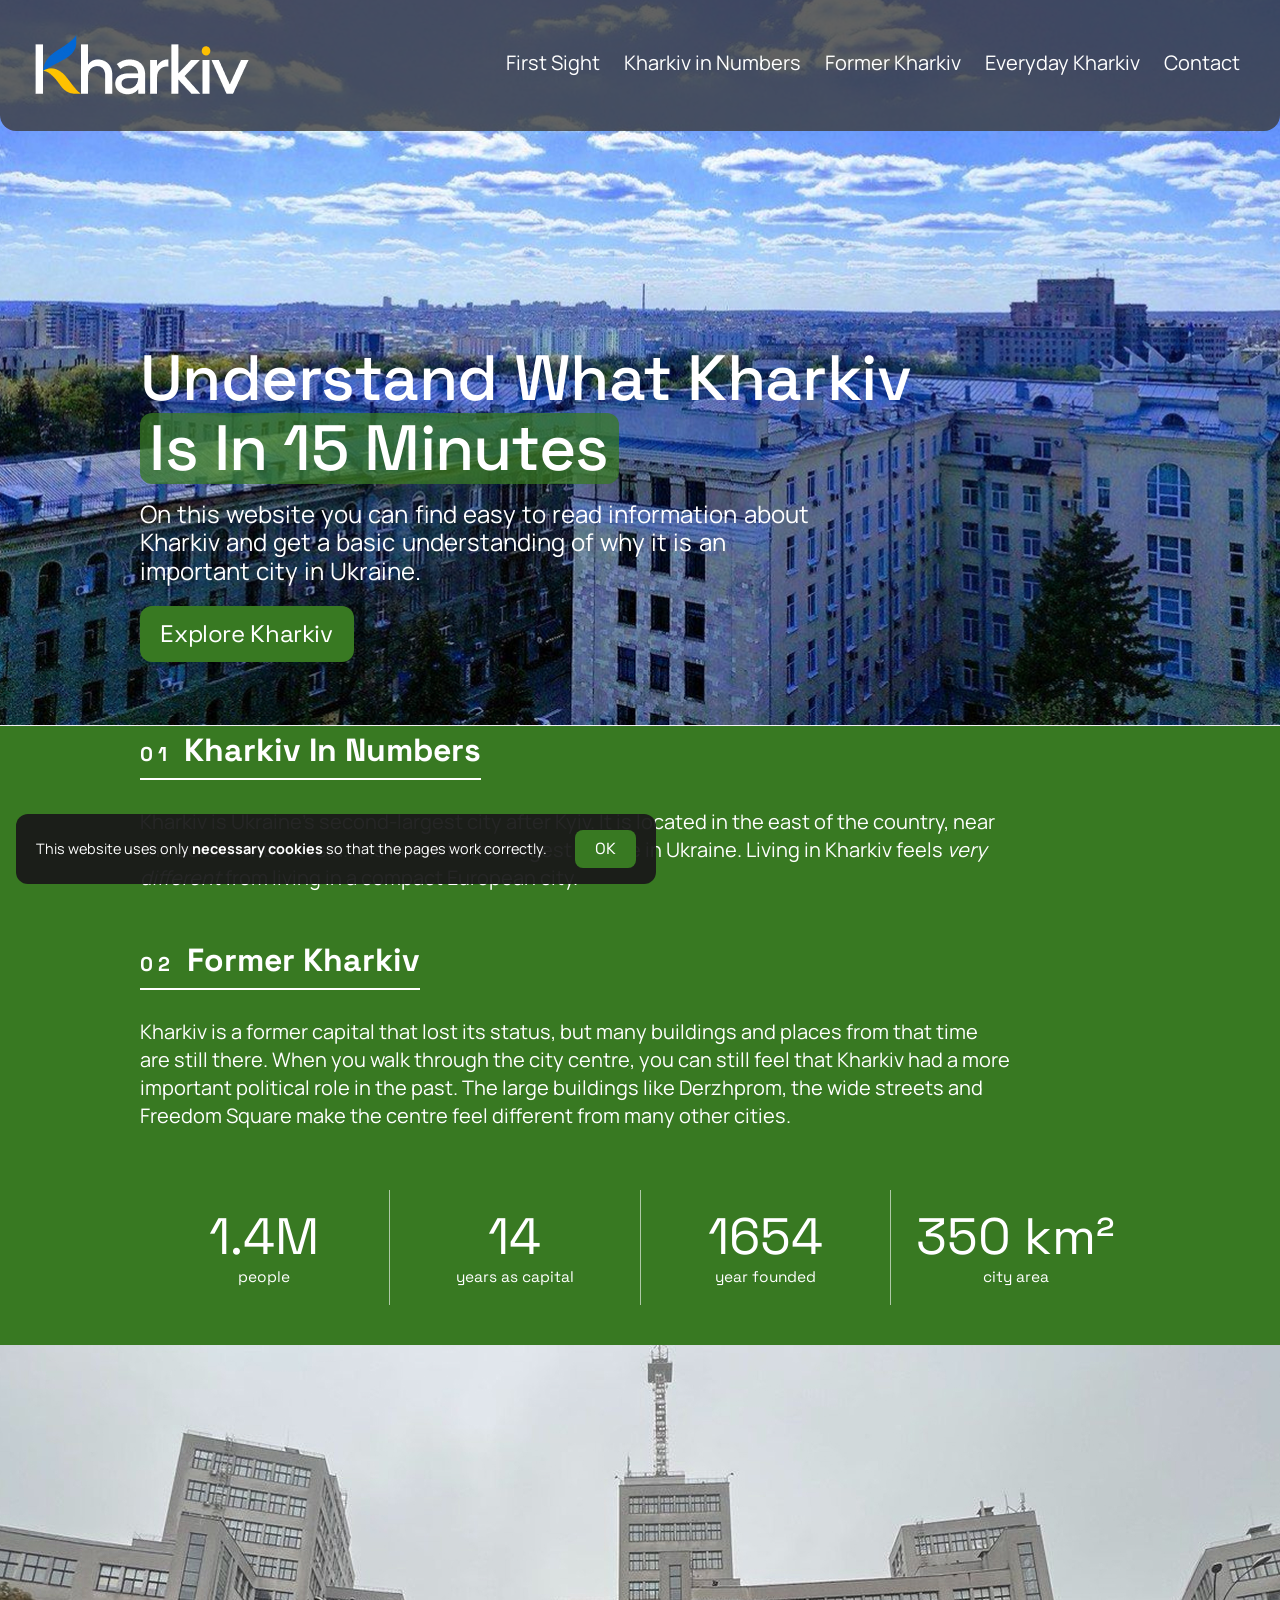
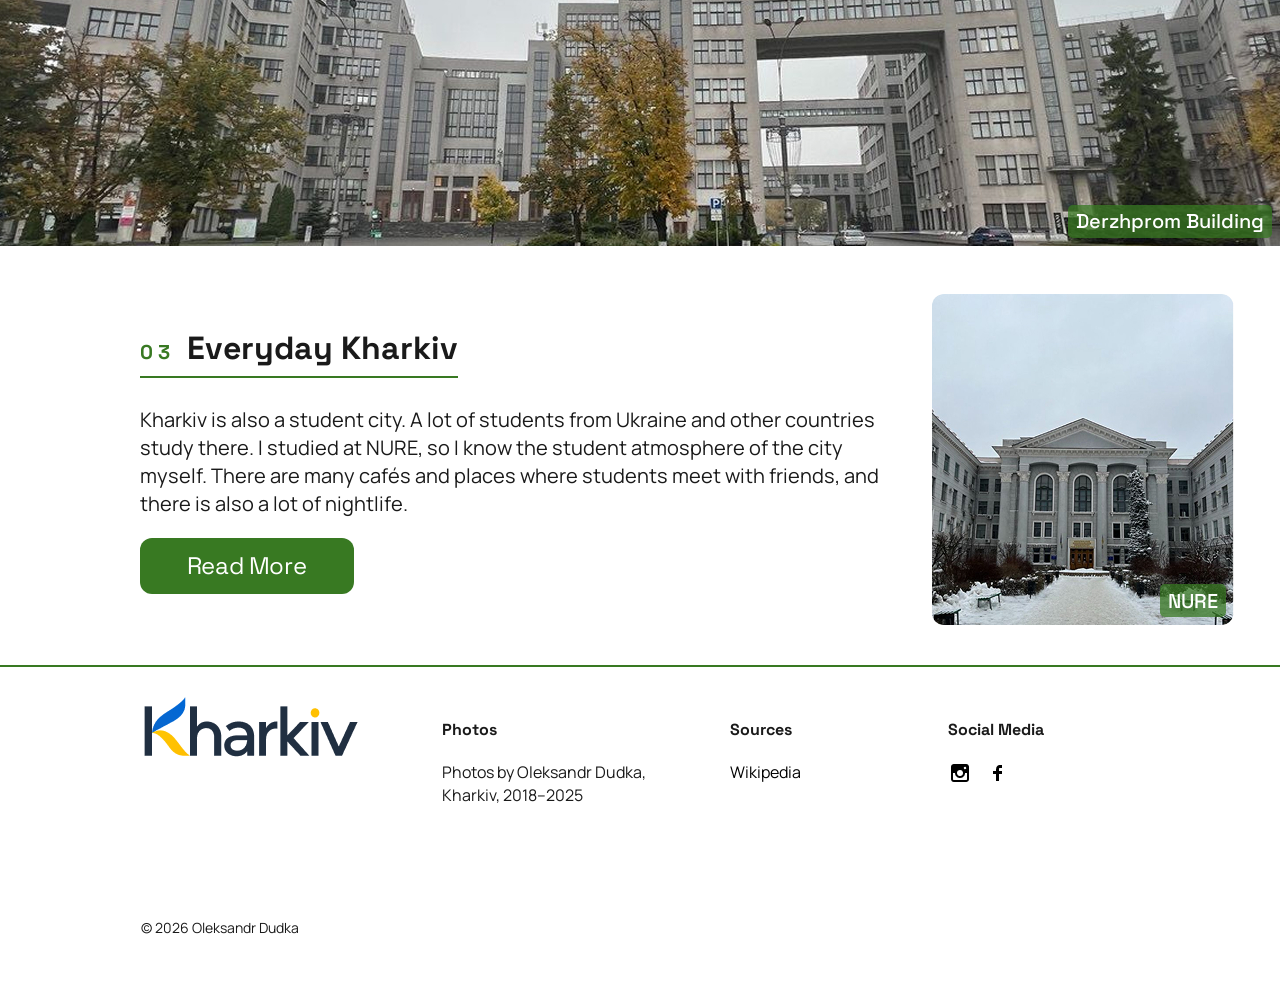
<file: index.html>
<!DOCTYPE html>
<html lang="en">
<head>
	<meta charset="utf-8" />
	<meta name="viewport" content="width=device-width, initial-scale=1" />
	<meta name="author" content="Oleksandr Dudka" />
	<meta name="description" content="Easy to read information about Kharkiv: its size, its history as a former capital and everyday life in the second-largest city of Ukraine." />
	<meta name="keywords" content="Kharkiv, Ukraine, city guide, history, student life" />
	<title>Kharkiv - Understand What Kharkiv Is In 15 Minutes</title>
	<link rel="icon" type="image/png" href="img/favicon.png" />
	<link rel="preconnect" href="https://fonts.googleapis.com" />
	<link rel="preconnect" href="https://fonts.gstatic.com" crossorigin="anonymous" />
	<link rel="stylesheet" type="text/css" href="https://fonts.googleapis.com/css2?family=Manrope:wght@400;500&amp;family=Space+Grotesk:wght@400;500;700&amp;display=swap" />
	<link rel="stylesheet" type="text/css" href="css/base.css" />
	<link rel="stylesheet" type="text/css" href="css/buttons-links.css" />
	<link rel="stylesheet" type="text/css" href="css/header-footer.css" />
	<link rel="stylesheet" type="text/css" href="css/shared-blocks.css" />
	<link rel="stylesheet" type="text/css" href="css/cookie-banner.css" />
	<link rel="stylesheet" type="text/css" href="css/pages/home.css" />
</head>
<body>
	<header class="site-header dark">
		<a class="logo" href="index.html">
			<picture>
				<source media="(max-width: 768px)" srcset="img/logo.png" />
				<img src="img/logo-white.png" alt="Kharkiv logo" title="Kharkiv - back to the home page" width="220" height="65" />
			</picture>
		</a>
		<nav>
			<input type="checkbox" id="menu-toggle" class="menu-toggle" />
			<label for="menu-toggle" class="menu-button" title="Open the menu">&#9776;</label>
			<ul>
				<li><a href="first-sight.html">First Sight</a></li>
				<li><a href="kharkiv-in-numbers.html">Kharkiv in Numbers</a></li>
				<li><a href="former-kharkiv.html">Former Kharkiv</a></li>
				<li><a href="everyday-kharkiv.html">Everyday Kharkiv</a></li>
				<li><a href="contact.html">Contact</a></li>
			</ul>
		</nav>
	</header>

	<main>
		<section class="hero home-hero">
			<h1>Understand What Kharkiv <span class="highlight">Is In 15 Minutes</span></h1>
			<p>On this website you can find easy to read information about Kharkiv and get a basic understanding of why it is an important city in Ukraine.</p>
			<a class="button" href="first-sight.html">Explore Kharkiv</a>
		</section>

		<section class="home-intro">
			<h2 class="visually-hidden">About Kharkiv</h2>
			<article>
				<h3 class="section-title"><span class="number">01</span>Kharkiv In Numbers</h3>
				<p>Kharkiv is Ukraine&rsquo;s second-largest city after Kyiv. It is located in the east of the country, near the border with russia. It is home to the largest square in Ukraine. Living in Kharkiv feels <em>very different</em> from living in a compact European city.</p>
			</article>
			<article>
				<h3 class="section-title"><span class="number">02</span>Former Kharkiv</h3>
				<p>Kharkiv is a former capital that lost its status, but many buildings and places from that time are still there. When you walk through the city centre, you can still feel that Kharkiv had a more important political role in the past. The large buildings like Derzhprom, the wide streets and Freedom Square make the centre feel different from many other cities.</p>
			</article>
			<ul class="stats">
				<li><strong>1.4M</strong> people</li>
				<li><strong>14</strong> years as capital</li>
				<li><strong>1654</strong> year founded</li>
				<li><strong>350 km&sup2;</strong> city area</li>
			</ul>
		</section>

		<figure class="photo home-photo">
			<img src="img/derzhprom.jpg" alt="Derzhprom building in Kharkiv on a cloudy autumn day" title="Derzhprom building in Kharkiv on a cloudy autumn day" width="1440" height="501" />
			<figcaption>Derzhprom Building</figcaption>
		</figure>

		<section class="home-everyday">
			<h2 class="visually-hidden">Student life</h2>
			<article>
				<h3 class="section-title"><span class="number">03</span>Everyday Kharkiv</h3>
				<p>Kharkiv is also a student city. A lot of students from Ukraine and other countries study there. I studied at NURE, so I know the student atmosphere of the city myself. There are many caf&eacute;s and places where students meet with friends, and there is also a lot of nightlife.</p>
				<a class="button" href="everyday-kharkiv.html">Read More</a>
			</article>
			<figure class="photo rounded">
				<img src="img/nure.jpg" alt="Main building of NURE university in winter" title="Main building of NURE university in winter" width="302" height="331" />
				<figcaption>NURE</figcaption>
			</figure>
		</section>
	</main>

	<footer class="site-footer">
		<a class="footer-logo" href="index.html"><img src="img/logo.png" alt="Kharkiv logo" title="Kharkiv - back to the home page" width="220" height="65" /></a>
		<section class="footer-photos">
			<h2>Photos</h2>
			<p>Photos by Oleksandr Dudka, Kharkiv, 2018&ndash;2025</p>
		</section>
		<section class="footer-sources">
			<h2>Sources</h2>
			<ul>
				<li><a href="https://en.wikipedia.org/wiki/Kharkiv">Wikipedia</a></li>
			</ul>
		</section>
		<section class="footer-social">
			<h2>Social Media</h2>
			<ul class="social">
				<li><a href="https://www.instagram.com/"><img src="img/instagram.png" alt="Instagram" title="Instagram" width="18" height="18" /></a></li>
				<li><a href="https://www.facebook.com/"><img src="img/facebook.png" alt="Facebook" title="Facebook" width="9" height="16" /></a></li>
			</ul>
		</section>
		<p class="copyright">&copy; 2026 Oleksandr Dudka</p>
	</footer>

	<input type="checkbox" id="cookie-accept" class="cookie-toggle" />
	<aside class="cookie">
		<p>This website uses only <strong>necessary cookies</strong> so that the pages work correctly.</p>
		<label for="cookie-accept">OK</label>
	</aside>
</body>
</html>
</file>
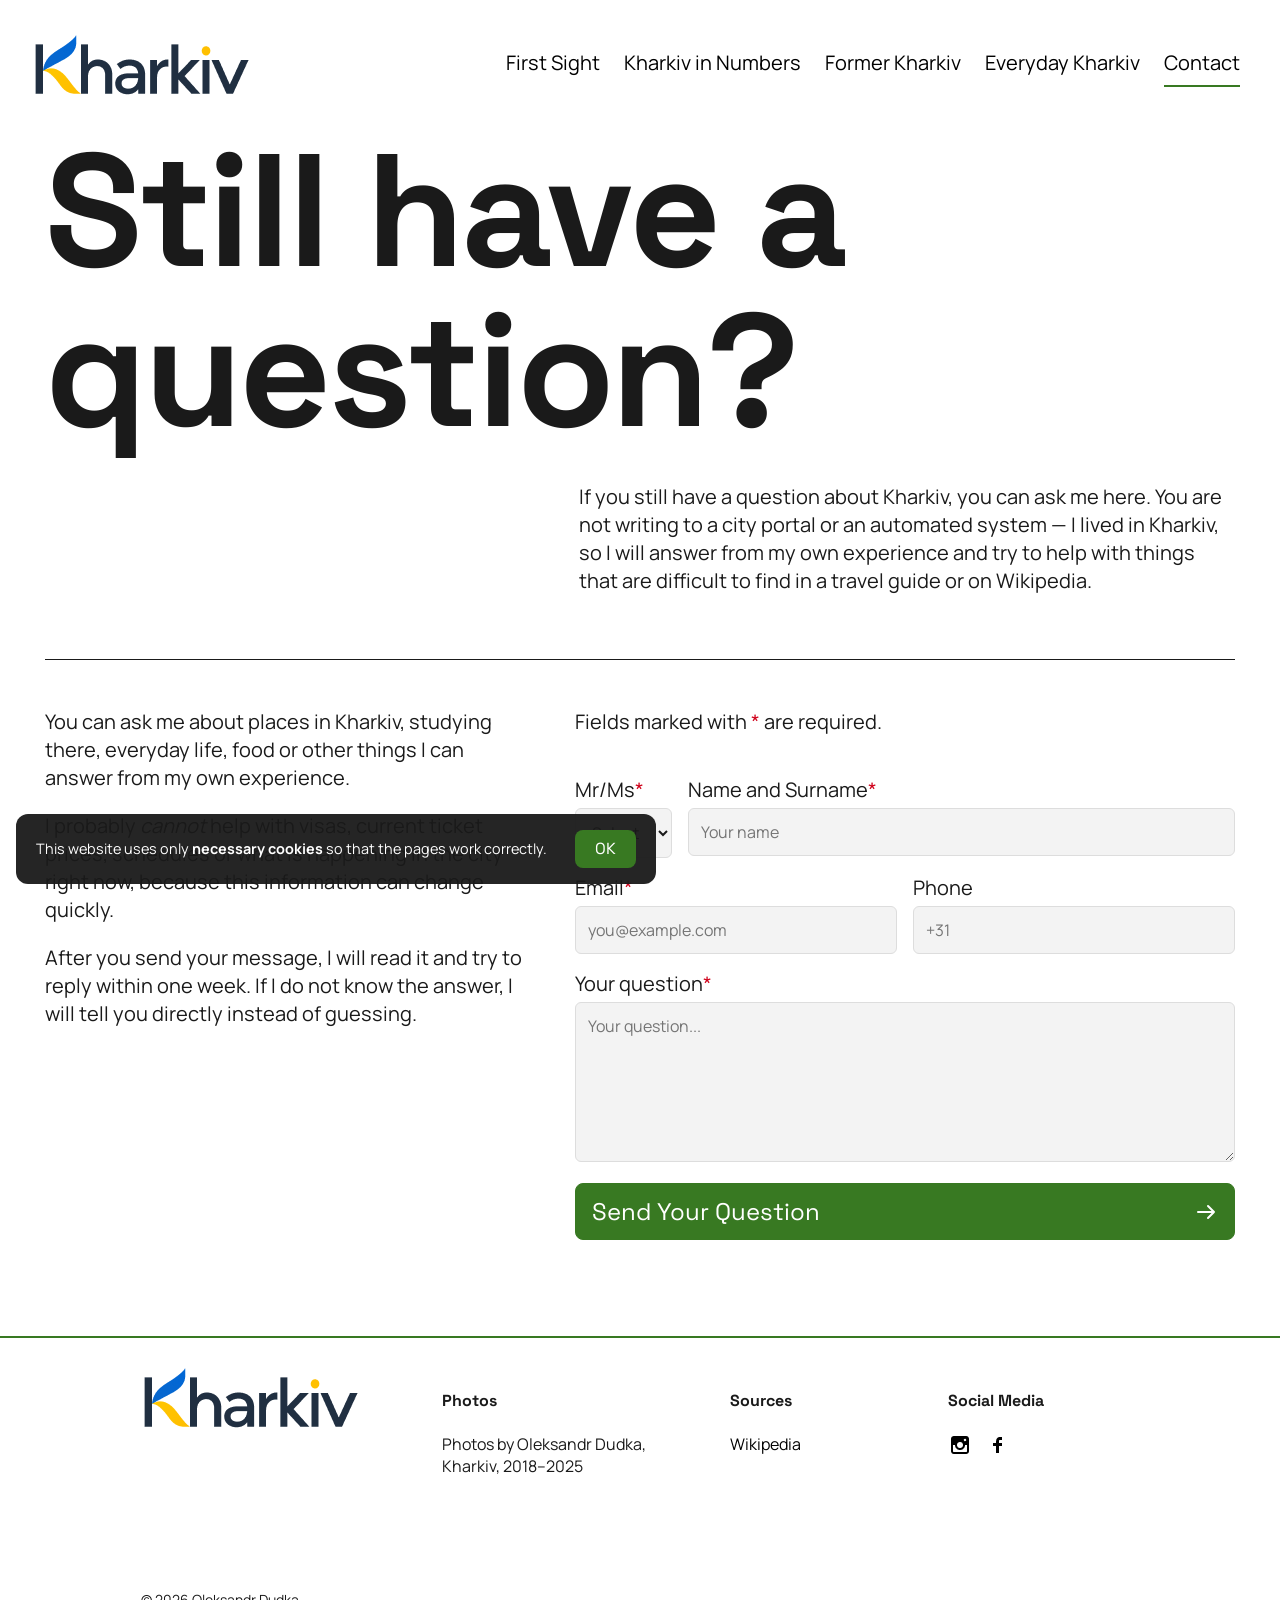
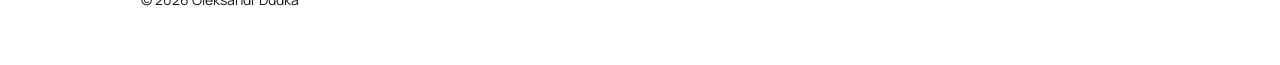
<file: contact.html>
<!DOCTYPE html>
<html lang="en">
<head>
	<meta charset="utf-8" />
	<meta name="viewport" content="width=device-width, initial-scale=1" />
	<meta name="author" content="Oleksandr Dudka" />
	<meta name="description" content="Ask me a question about Kharkiv: places, studying there, everyday life or food. I lived in Kharkiv and will answer from my own experience." />
	<meta name="keywords" content="Kharkiv contact, ask a question, Kharkiv advice, studying in Kharkiv, Oleksandr Dudka" />
	<title>Still Have a Question? - Contact</title>
	<link rel="icon" type="image/png" href="img/favicon.png" />
	<link rel="preconnect" href="https://fonts.googleapis.com" />
	<link rel="preconnect" href="https://fonts.gstatic.com" crossorigin="anonymous" />
	<link rel="stylesheet" type="text/css" href="https://fonts.googleapis.com/css2?family=Manrope:wght@400;500&amp;family=Space+Grotesk:wght@400;500;700&amp;display=swap" />
	<link rel="stylesheet" type="text/css" href="css/base.css" />
	<link rel="stylesheet" type="text/css" href="css/buttons-links.css" />
	<link rel="stylesheet" type="text/css" href="css/header-footer.css" />
	<link rel="stylesheet" type="text/css" href="css/shared-blocks.css" />
	<link rel="stylesheet" type="text/css" href="css/cookie-banner.css" />
	<link rel="stylesheet" type="text/css" href="css/pages/contact.css" />
</head>
<body>
	<header class="site-header">
		<a class="logo" href="index.html">
			<picture>
				<source media="(max-width: 768px)" srcset="img/logo.png" />
				<img src="img/logo.png" alt="Kharkiv logo" title="Kharkiv - back to the home page" width="220" height="65" />
			</picture>
		</a>
		<nav>
			<input type="checkbox" id="menu-toggle" class="menu-toggle" />
			<label for="menu-toggle" class="menu-button" title="Open the menu">&#9776;</label>
			<ul>
				<li><a href="first-sight.html">First Sight</a></li>
				<li><a href="kharkiv-in-numbers.html">Kharkiv in Numbers</a></li>
				<li><a href="former-kharkiv.html">Former Kharkiv</a></li>
				<li><a href="everyday-kharkiv.html">Everyday Kharkiv</a></li>
				<li><a href="contact.html" class="active">Contact</a></li>
			</ul>
		</nav>
	</header>

	<main>
		<section class="contact-intro">
			<h1>Still have a question?</h1>
			<p>If you still have a question about Kharkiv, you can ask me here. You are not writing to a city portal or an automated system &mdash; I lived in Kharkiv, so I will answer from my own experience and try to help with things that are difficult to find in a travel guide or on Wikipedia.</p>
		</section>

		<section class="contact-main">
			<h2 class="visually-hidden">Ask your question</h2>
			<article>
				<h3 class="visually-hidden">What you can ask</h3>
				<p>You can ask me about places in Kharkiv, studying there, everyday life, food or other things I can answer from my own experience.</p>
				<p>I probably <em>cannot</em> help with visas, current ticket prices, schedules or what is happening in the city right now, because this information can change quickly.</p>
				<p>After you send your message, I will read it and try to reply within one week. If I do not know the answer, I will tell you directly instead of guessing.</p>
			</article>

			<aside id="thanks" class="thanks">
				<article>
					<h3>Thank you for your question!</h3>
					<p>Your message has been sent. I will read it and try to reply within one week.</p>
					<a class="button" href="contact.html">Close</a>
				</article>
			</aside>

			<form class="contact-form" action="contact.html#thanks" method="get">
				<fieldset>
					<legend>Fields marked with <span class="required">*</span> are required.</legend>
					<p>
						<label for="title">Mr/Ms<span class="required">*</span></label>
						<select id="title" name="title" required>
							<option value="">Select</option>
							<option value="mr">Mr</option>
							<option value="ms">Ms</option>
						</select>
						<span class="error-message">Please choose</span>
					</p>
					<p class="field-name">
						<label for="name">Name and Surname<span class="required">*</span></label>
						<input type="text" id="name" name="name" placeholder="Your name" required />
						<span class="error-message">Please enter your name</span>
					</p>
					<p class="field-email">
						<label for="email">Email<span class="required">*</span></label>
						<input type="email" id="email" name="email" placeholder="you@example.com" required />
						<span class="error-message">Please enter a valid email address</span>
					</p>
					<p class="field-phone">
						<label for="phone">Phone</label>
						<input type="tel" id="phone" name="phone" placeholder="+31" />
					</p>
					<p class="field-question">
						<label for="question">Your question<span class="required">*</span></label>
						<textarea id="question" name="question" rows="6" cols="40" placeholder="Your question..." required></textarea>
						<span class="error-message">Please write your question</span>
					</p>
					<p class="field-submit">
						<input type="submit" value="Send Your Question" />
					</p>
				</fieldset>
			</form>
		</section>
	</main>

	<footer class="site-footer">
		<a class="footer-logo" href="index.html"><img src="img/logo.png" alt="Kharkiv logo" title="Kharkiv - back to the home page" width="220" height="65" /></a>
		<section class="footer-photos">
			<h2>Photos</h2>
			<p>Photos by Oleksandr Dudka, Kharkiv, 2018&ndash;2025</p>
		</section>
		<section class="footer-sources">
			<h2>Sources</h2>
			<ul>
				<li><a href="https://en.wikipedia.org/wiki/Kharkiv">Wikipedia</a></li>
			</ul>
		</section>
		<section class="footer-social">
			<h2>Social Media</h2>
			<ul class="social">
				<li><a href="https://www.instagram.com/"><img src="img/instagram.png" alt="Instagram" title="Instagram" width="18" height="18" /></a></li>
				<li><a href="https://www.facebook.com/"><img src="img/facebook.png" alt="Facebook" title="Facebook" width="9" height="16" /></a></li>
			</ul>
		</section>
		<p class="copyright">&copy; 2026 Oleksandr Dudka</p>
	</footer>

	<input type="checkbox" id="cookie-accept" class="cookie-toggle" />
	<aside class="cookie">
		<p>This website uses only <strong>necessary cookies</strong> so that the pages work correctly.</p>
		<label for="cookie-accept">OK</label>
	</aside>
</body>
</html>
</file>
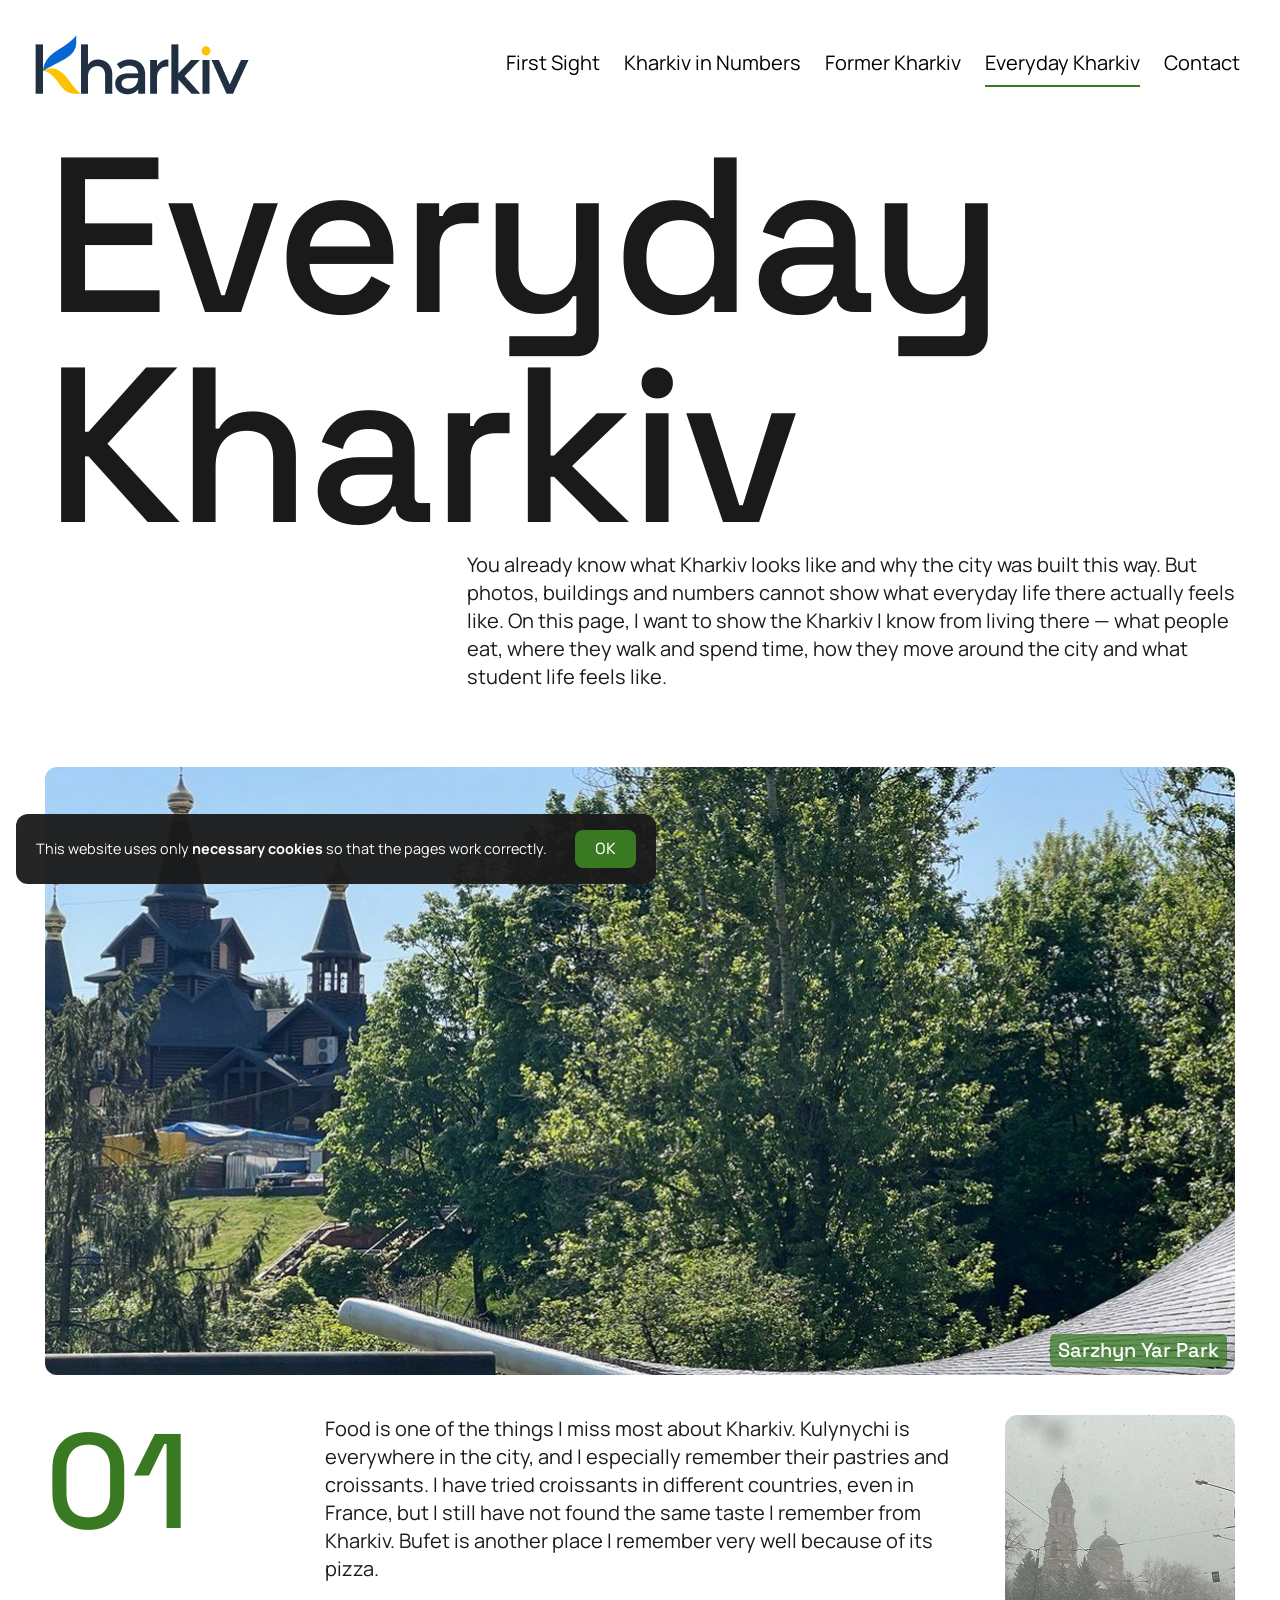
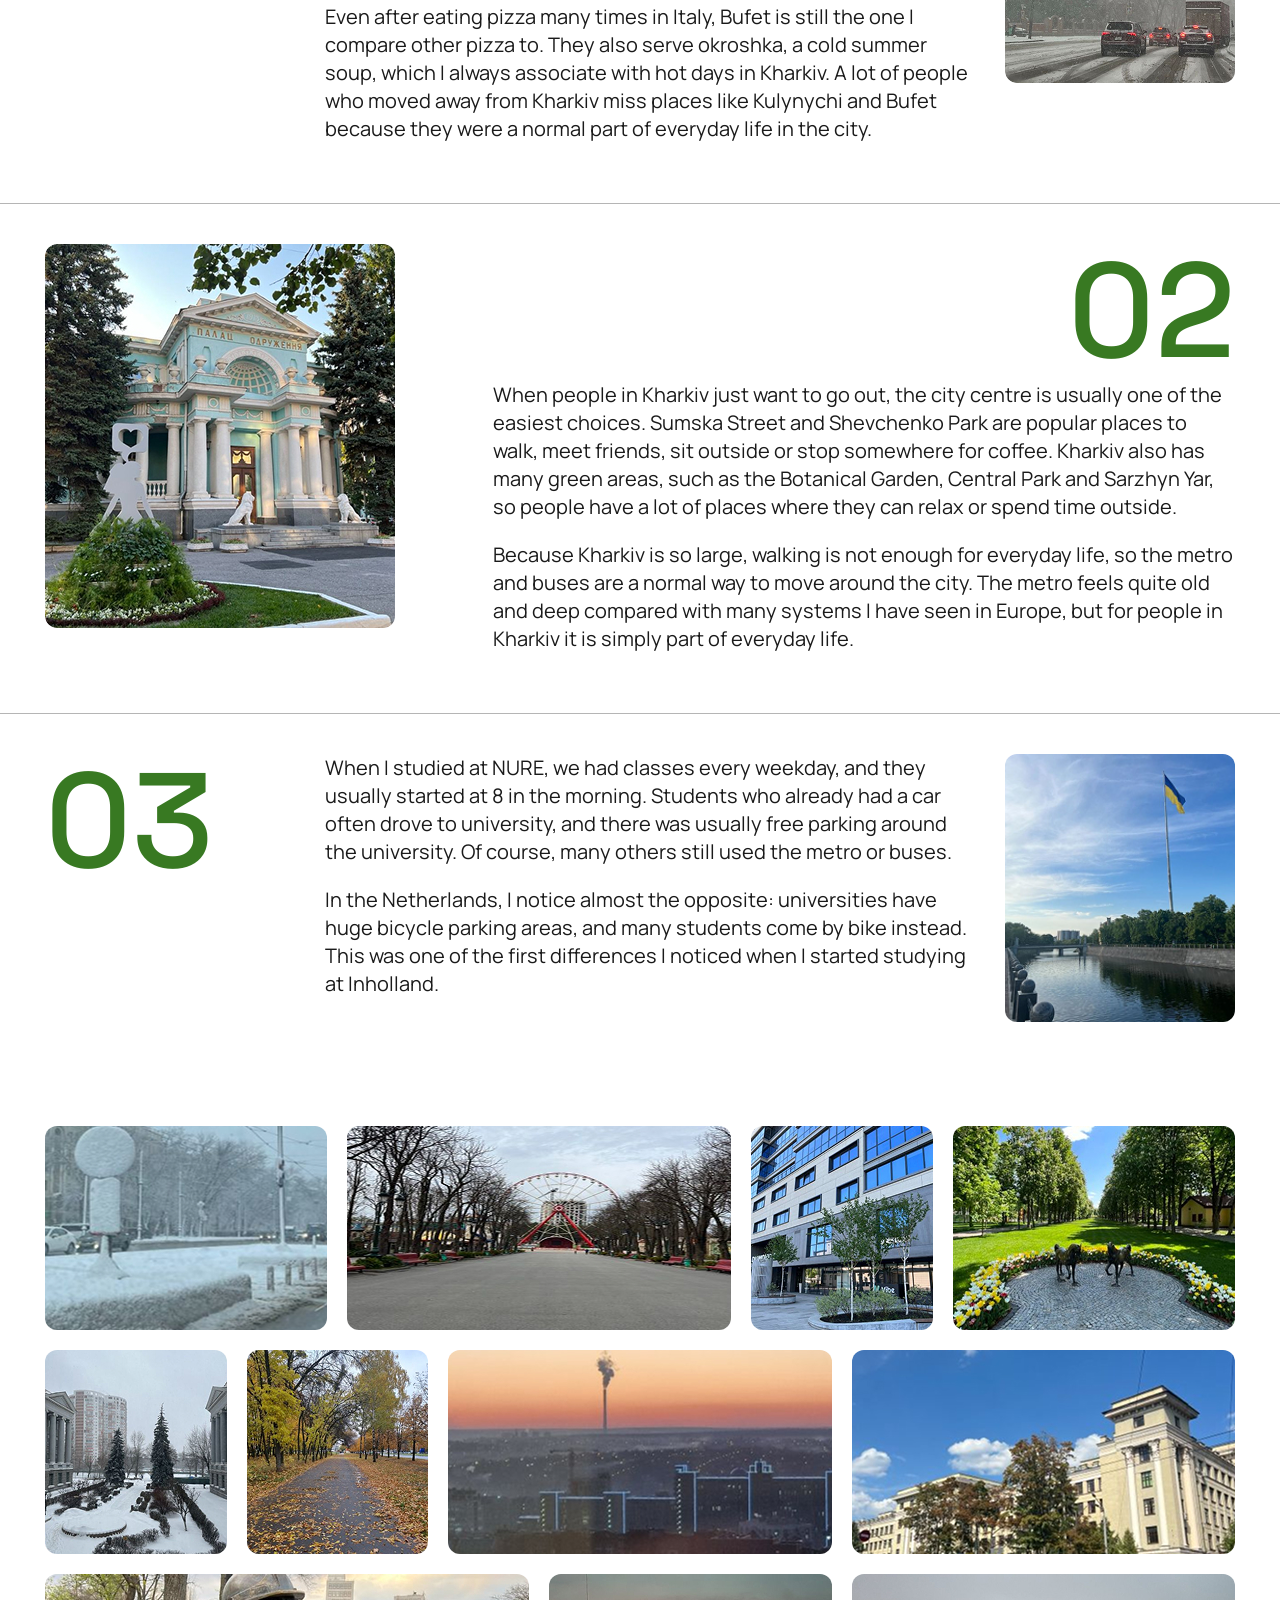
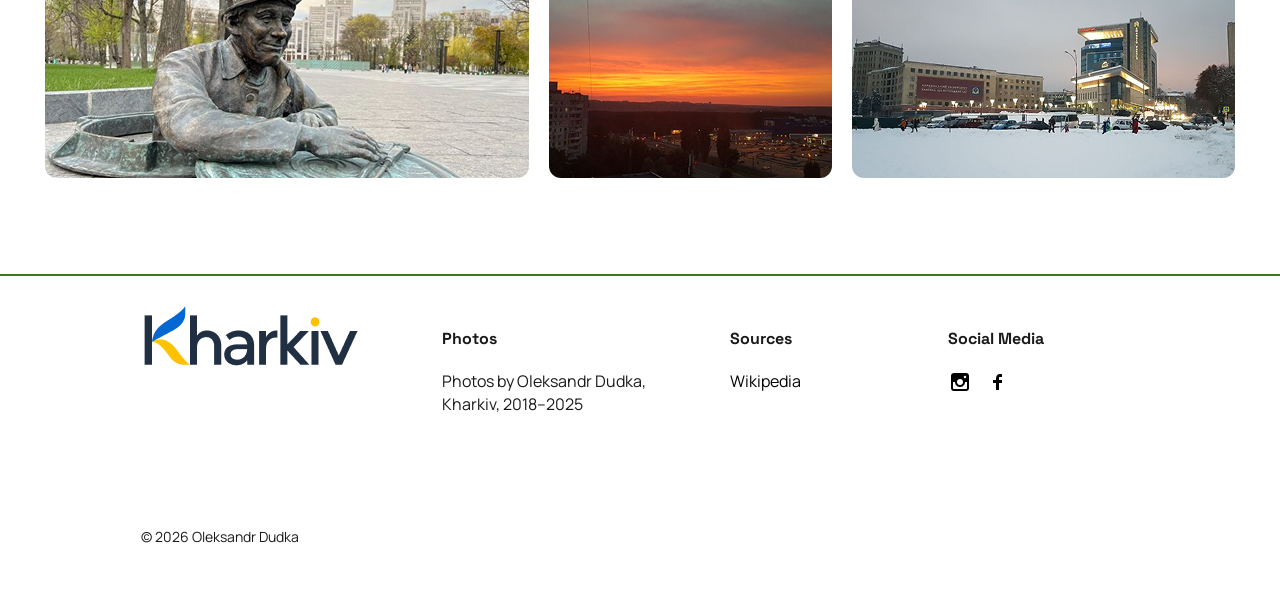
<file: everyday-kharkiv.html>
<!DOCTYPE html>
<html lang="en">
<head>
	<meta charset="utf-8" />
	<meta name="viewport" content="width=device-width, initial-scale=1" />
	<meta name="author" content="Oleksandr Dudka" />
	<meta name="description" content="What everyday life in Kharkiv feels like: food people miss, places to walk and relax, the metro and student life at NURE university." />
	<meta name="keywords" content="Kharkiv everyday life, Kharkiv food, Kharkiv parks, Kharkiv students, NURE" />
	<title>Everyday Kharkiv - Food, Walks and Student Life</title>
	<link rel="icon" type="image/png" href="img/favicon.png" />
	<link rel="preconnect" href="https://fonts.googleapis.com" />
	<link rel="preconnect" href="https://fonts.gstatic.com" crossorigin="anonymous" />
	<link rel="stylesheet" type="text/css" href="https://fonts.googleapis.com/css2?family=Manrope:wght@400;500&amp;family=Space+Grotesk:wght@400;500;700&amp;display=swap" />
	<link rel="stylesheet" type="text/css" href="css/base.css" />
	<link rel="stylesheet" type="text/css" href="css/buttons-links.css" />
	<link rel="stylesheet" type="text/css" href="css/header-footer.css" />
	<link rel="stylesheet" type="text/css" href="css/shared-blocks.css" />
	<link rel="stylesheet" type="text/css" href="css/cookie-banner.css" />
	<link rel="stylesheet" type="text/css" href="css/pages/everyday.css" />
</head>
<body>
	<header class="site-header">
		<a class="logo" href="index.html">
			<picture>
				<source media="(max-width: 768px)" srcset="img/logo.png" />
				<img src="img/logo.png" alt="Kharkiv logo" title="Kharkiv - back to the home page" width="220" height="65" />
			</picture>
		</a>
		<nav>
			<input type="checkbox" id="menu-toggle" class="menu-toggle" />
			<label for="menu-toggle" class="menu-button" title="Open the menu">&#9776;</label>
			<ul>
				<li><a href="first-sight.html">First Sight</a></li>
				<li><a href="kharkiv-in-numbers.html">Kharkiv in Numbers</a></li>
				<li><a href="former-kharkiv.html">Former Kharkiv</a></li>
				<li><a href="everyday-kharkiv.html" class="active">Everyday Kharkiv</a></li>
				<li><a href="contact.html">Contact</a></li>
			</ul>
		</nav>
	</header>

	<main>
		<section class="everyday-intro">
			<h1>Everyday Kharkiv</h1>
			<p>You already know what Kharkiv looks like and why the city was built this way. But photos, buildings and numbers cannot show what everyday life there actually feels like. On this page, I want to show the Kharkiv I know from living there &mdash; what people eat, where they walk and spend time, how they move around the city and what student life feels like.</p>
		</section>

		<figure class="photo everyday-wide">
			<img src="img/sarzhyn-yar-park.jpg" alt="Church in Sarzhyn Yar Park surrounded by trees" title="Church in Sarzhyn Yar Park surrounded by trees" width="1339" height="609" />
			<figcaption>Sarzhyn Yar Park</figcaption>
		</figure>

		<article class="story">
			<h2 class="story-number">01</h2>
			<figure class="photo">
				<img src="img/food.jpg" alt="Snowy street with cars and a church in the distance" title="Snowy street with cars and a church in the distance" width="231" height="268" />
			</figure>
			<p>Food is one of the things I miss most about Kharkiv. Kulynychi is everywhere in the city, and I especially remember their pastries and croissants. I have tried croissants in different countries, even in France, but I still have not found the same taste I remember from Kharkiv. Bufet is another place I remember very well because of its pizza.</p>
			<p>Even after eating pizza many times in Italy, Bufet is still the one I compare other pizza to. They also serve okroshka, a cold summer soup, which I always associate with hot days in Kharkiv. A lot of people who moved away from Kharkiv miss places like Kulynychi and Bufet because they were a normal part of everyday life in the city.</p>
		</article>

		<article class="story reverse">
			<h2 class="story-number">02</h2>
			<figure class="photo">
				<img src="img/walk.jpg" alt="Wedding Palace on Sumska Street" title="Wedding Palace on Sumska Street" width="351" height="384" />
			</figure>
			<p>When people in Kharkiv just want to go out, the city centre is usually one of the easiest choices. Sumska Street and Shevchenko Park are popular places to walk, meet friends, sit outside or stop somewhere for coffee. Kharkiv also has many green areas, such as the Botanical Garden, Central Park and Sarzhyn Yar, so people have a lot of places where they can relax or spend time outside.</p>
			<p>Because Kharkiv is so large, walking is not enough for everyday life, so the metro and buses are a normal way to move around the city. The metro feels quite old and deep compared with many systems I have seen in Europe, but for people in Kharkiv it is simply part of everyday life.</p>
		</article>

		<article class="story">
			<h2 class="story-number">03</h2>
			<figure class="photo">
				<img src="img/student-life.jpg" alt="River embankment with the Ukrainian flag" title="River embankment with the Ukrainian flag" width="232" height="258" />
			</figure>
			<p>When I studied at NURE, we had classes every weekday, and they usually started at 8 in the morning. Students who already had a car often drove to university, and there was usually free parking around the university. Of course, many others still used the metro or buses.</p>
			<p>In the Netherlands, I notice almost the opposite: universities have huge bicycle parking areas, and many students come by bike instead. This was one of the first differences I noticed when I started studying at Inholland.</p>
		</article>

		<section class="gallery">
			<h2 class="visually-hidden">Photo gallery</h2>
			<ul>
				<li><img src="img/gallery-01.jpg" alt="Snowy road and trees in winter" title="Snowy road and trees in winter" width="320" height="204" /></li>
				<li class="wide"><img src="img/gallery-02.jpg" alt="Park alley leading to a Ferris wheel" title="Park alley leading to a Ferris wheel" width="320" height="204" /></li>
				<li class="small"><img src="img/gallery-03.jpg" alt="Modern glass office building" title="Modern glass office building" width="320" height="204" /></li>
				<li><img src="img/gallery-04.jpg" alt="Park with flower beds and horse sculptures" title="Park with flower beds and horse sculptures" width="320" height="204" /></li>
				<li class="small"><img src="img/gallery-05.jpg" alt="Snowy courtyard between historic buildings" title="Snowy courtyard between historic buildings" width="320" height="204" /></li>
				<li class="small"><img src="img/gallery-06.jpg" alt="Park path covered with autumn leaves" title="Park path covered with autumn leaves" width="320" height="204" /></li>
				<li class="wide"><img src="img/gallery-07.jpg" alt="City view at sunrise with a tall chimney" title="City view at sunrise with a tall chimney" width="320" height="204" /></li>
				<li class="wide"><img src="img/gallery-08.jpg" alt="Historic building under a blue sky" title="Historic building under a blue sky" width="320" height="204" /></li>
				<li class="large"><img src="img/gallery-09.jpg" alt="Bronze sculpture of a worker climbing out of a manhole" title="Bronze sculpture of a worker climbing out of a manhole" width="320" height="204" /></li>
				<li><img src="img/gallery-10.jpg" alt="Orange sunset over the city" title="Orange sunset over the city" width="320" height="204" /></li>
				<li class="wide"><img src="img/gallery-11.jpg" alt="Shopping centre and a snowy square" title="Shopping centre and a snowy square" width="320" height="204" /></li>
			</ul>
		</section>
	</main>

	<footer class="site-footer">
		<a class="footer-logo" href="index.html"><img src="img/logo.png" alt="Kharkiv logo" title="Kharkiv - back to the home page" width="220" height="65" /></a>
		<section class="footer-photos">
			<h2>Photos</h2>
			<p>Photos by Oleksandr Dudka, Kharkiv, 2018&ndash;2025</p>
		</section>
		<section class="footer-sources">
			<h2>Sources</h2>
			<ul>
				<li><a href="https://en.wikipedia.org/wiki/Kharkiv">Wikipedia</a></li>
			</ul>
		</section>
		<section class="footer-social">
			<h2>Social Media</h2>
			<ul class="social">
				<li><a href="https://www.instagram.com/"><img src="img/instagram.png" alt="Instagram" title="Instagram" width="18" height="18" /></a></li>
				<li><a href="https://www.facebook.com/"><img src="img/facebook.png" alt="Facebook" title="Facebook" width="9" height="16" /></a></li>
			</ul>
		</section>
		<p class="copyright">&copy; 2026 Oleksandr Dudka</p>
	</footer>

	<input type="checkbox" id="cookie-accept" class="cookie-toggle" />
	<aside class="cookie">
		<p>This website uses only <strong>necessary cookies</strong> so that the pages work correctly.</p>
		<label for="cookie-accept">OK</label>
	</aside>
</body>
</html>
</file>
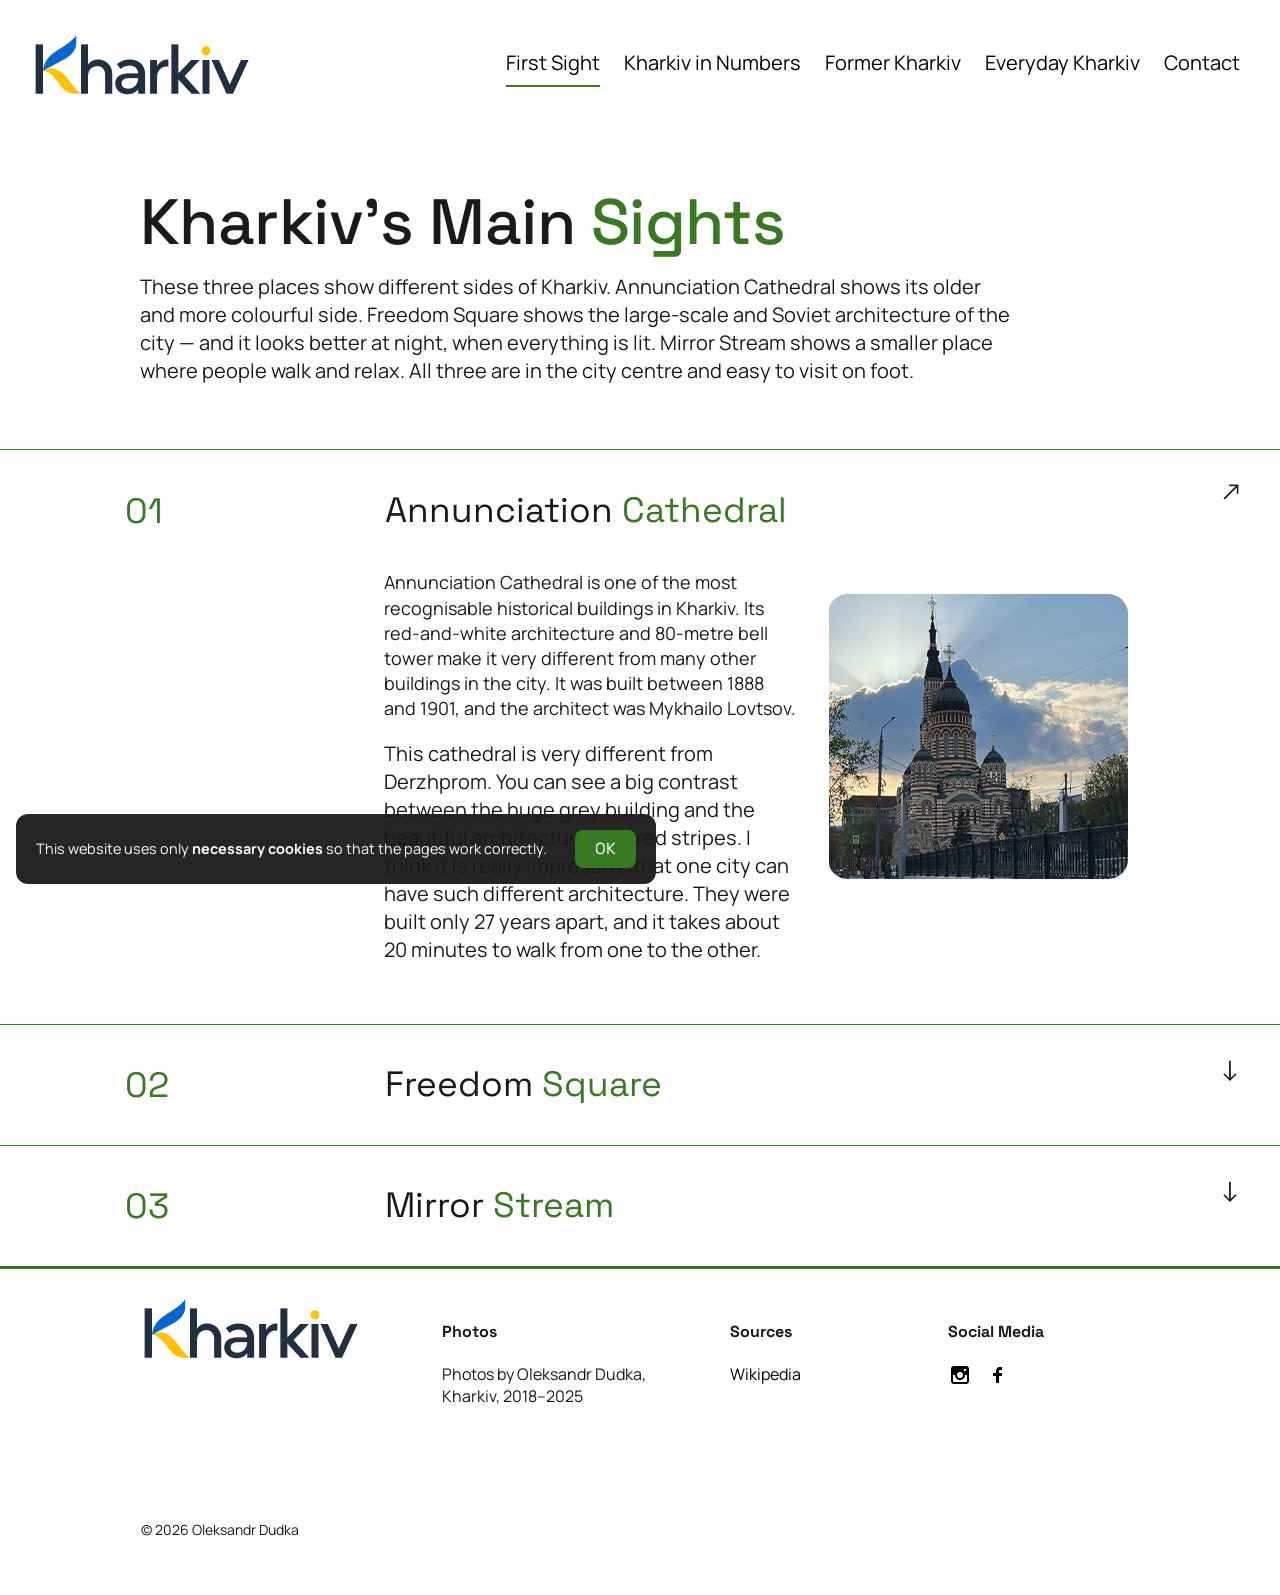
<file: first-sight.html>
<!DOCTYPE html>
<html lang="en">
<head>
	<meta charset="utf-8" />
	<meta name="viewport" content="width=device-width, initial-scale=1" />
	<meta name="author" content="Oleksandr Dudka" />
	<meta name="description" content="Three places that show different sides of Kharkiv: Annunciation Cathedral, Freedom Square and Mirror Stream in the city centre." />
	<meta name="keywords" content="Kharkiv sights, Annunciation Cathedral, Freedom Square, Mirror Stream, Kharkiv centre" />
	<title>Kharkiv's Main Sights - Kharkiv</title>
	<link rel="icon" type="image/png" href="img/favicon.png" />
	<link rel="preconnect" href="https://fonts.googleapis.com" />
	<link rel="preconnect" href="https://fonts.gstatic.com" crossorigin="anonymous" />
	<link rel="stylesheet" type="text/css" href="https://fonts.googleapis.com/css2?family=Manrope:wght@400;500&amp;family=Space+Grotesk:wght@400;500;700&amp;display=swap" />
	<link rel="stylesheet" type="text/css" href="css/base.css" />
	<link rel="stylesheet" type="text/css" href="css/buttons-links.css" />
	<link rel="stylesheet" type="text/css" href="css/header-footer.css" />
	<link rel="stylesheet" type="text/css" href="css/shared-blocks.css" />
	<link rel="stylesheet" type="text/css" href="css/cookie-banner.css" />
	<link rel="stylesheet" type="text/css" href="css/pages/first-sight.css" />
</head>
<body>
	<header class="site-header">
		<a class="logo" href="index.html">
			<picture>
				<source media="(max-width: 768px)" srcset="img/logo.png" />
				<img src="img/logo.png" alt="Kharkiv logo" title="Kharkiv - back to the home page" width="220" height="65" />
			</picture>
		</a>
		<nav>
			<input type="checkbox" id="menu-toggle" class="menu-toggle" />
			<label for="menu-toggle" class="menu-button" title="Open the menu">&#9776;</label>
			<ul>
				<li><a href="first-sight.html" class="active">First Sight</a></li>
				<li><a href="kharkiv-in-numbers.html">Kharkiv in Numbers</a></li>
				<li><a href="former-kharkiv.html">Former Kharkiv</a></li>
				<li><a href="everyday-kharkiv.html">Everyday Kharkiv</a></li>
				<li><a href="contact.html">Contact</a></li>
			</ul>
		</nav>
	</header>

	<main>
		<section class="page-intro">
			<h1>Kharkiv&rsquo;s Main <span class="accent">Sights</span></h1>
			<p>These three places show different sides of Kharkiv. Annunciation Cathedral shows its older and more colourful side. Freedom Square shows the large-scale and Soviet architecture of the city &mdash; and it looks better at night, when everything is lit. Mirror Stream shows a smaller place where people walk and relax. All three are in the city centre and easy to visit on foot.</p>
		</section>

		<section class="sights">
			<h2 class="visually-hidden">Sights</h2>
			<article class="sight">
				<h3 class="visually-hidden">Annunciation Cathedral</h3>
				<details open>
					<summary><span class="sight-number">01</span><span class="sight-title">Annunciation <span class="accent">Cathedral</span></span></summary>
					<section class="sight-content">
						<h4 class="visually-hidden">About Annunciation Cathedral</h4>
						<p class="small">Annunciation Cathedral is one of the most recognisable historical buildings in Kharkiv. Its red-and-white architecture and 80-metre bell tower make it very different from many other buildings in the city. It was built between 1888 and 1901, and the architect was Mykhailo Lovtsov.</p>
						<p>This cathedral is very different from Derzhprom. You can see a big contrast between the huge grey building and the beautiful architecture with red stripes. I think it is really impressive that one city can have such different architecture. They were built only 27 years apart, and it takes about 20 minutes to walk from one to the other.</p>
						<figure>
							<img src="img/annunciation.jpg" alt="Annunciation Cathedral in Kharkiv at sunset" title="Annunciation Cathedral in Kharkiv at sunset" width="300" height="285" />
						</figure>
					</section>
				</details>
			</article>
			<article class="sight">
				<h3 class="visually-hidden">Freedom Square</h3>
				<details>
					<summary><span class="sight-number">02</span><span class="sight-title">Freedom <span class="accent">Square</span></span></summary>
					<section class="sight-content">
						<h4 class="visually-hidden">About Freedom Square</h4>
						<p>Freedom Square is one of the largest city squares in Europe and one of the most famous places in Kharkiv. It is located in the city centre and is surrounded by important buildings such as Derzhprom and Karazin University. The main part of the square is almost one kilometre long, so when you walk across it, you really feel how huge this place is. Different concerts and public events are often held there. Every winter, a large Christmas tree and an ice rink are set up on the square, and many people from Kharkiv come there to celebrate New Year, spend time with friends and family, and buy street food and hot mulled wine.</p>
						<figure>
							<img src="img/freedom-square.jpg" alt="Christmas tree on Freedom Square at night" title="Christmas tree on Freedom Square at night" width="300" height="285" />
						</figure>
					</section>
				</details>
			</article>
			<article class="sight">
				<h3 class="visually-hidden">Mirror Stream</h3>
				<details>
					<summary><span class="sight-number">03</span><span class="sight-title">Mirror <span class="accent">Stream</span></span></summary>
					<section class="sight-content">
						<h4 class="visually-hidden">About Mirror Stream</h4>
						<p>Mirror Stream is one of the symbols of Kharkiv and was built in 1947. It is located on Sumska Street, opposite the Opera Theatre. Today, it is a relaxed place where young people and students meet with friends, walk around, sit nearby or ride skateboards. It is also very popular with newly married couples, who often come there to take wedding photos. Kharkiv&rsquo;s Central Wedding Palace is also located on Sumska Street, which makes this part of the city strongly connected with weddings and wedding photography.</p>
						<figure>
							<img src="img/mirror-stream.jpg" alt="Mirror Stream fountain on Sumska Street" title="Mirror Stream fountain on Sumska Street" width="300" height="285" />
						</figure>
					</section>
				</details>
			</article>
		</section>
	</main>

	<footer class="site-footer">
		<a class="footer-logo" href="index.html"><img src="img/logo.png" alt="Kharkiv logo" title="Kharkiv - back to the home page" width="220" height="65" /></a>
		<section class="footer-photos">
			<h2>Photos</h2>
			<p>Photos by Oleksandr Dudka, Kharkiv, 2018&ndash;2025</p>
		</section>
		<section class="footer-sources">
			<h2>Sources</h2>
			<ul>
				<li><a href="https://en.wikipedia.org/wiki/Kharkiv">Wikipedia</a></li>
			</ul>
		</section>
		<section class="footer-social">
			<h2>Social Media</h2>
			<ul class="social">
				<li><a href="https://www.instagram.com/"><img src="img/instagram.png" alt="Instagram" title="Instagram" width="18" height="18" /></a></li>
				<li><a href="https://www.facebook.com/"><img src="img/facebook.png" alt="Facebook" title="Facebook" width="9" height="16" /></a></li>
			</ul>
		</section>
		<p class="copyright">&copy; 2026 Oleksandr Dudka</p>
	</footer>

	<input type="checkbox" id="cookie-accept" class="cookie-toggle" />
	<aside class="cookie">
		<p>This website uses only <strong>necessary cookies</strong> so that the pages work correctly.</p>
		<label for="cookie-accept">OK</label>
	</aside>
</body>
</html>
</file>
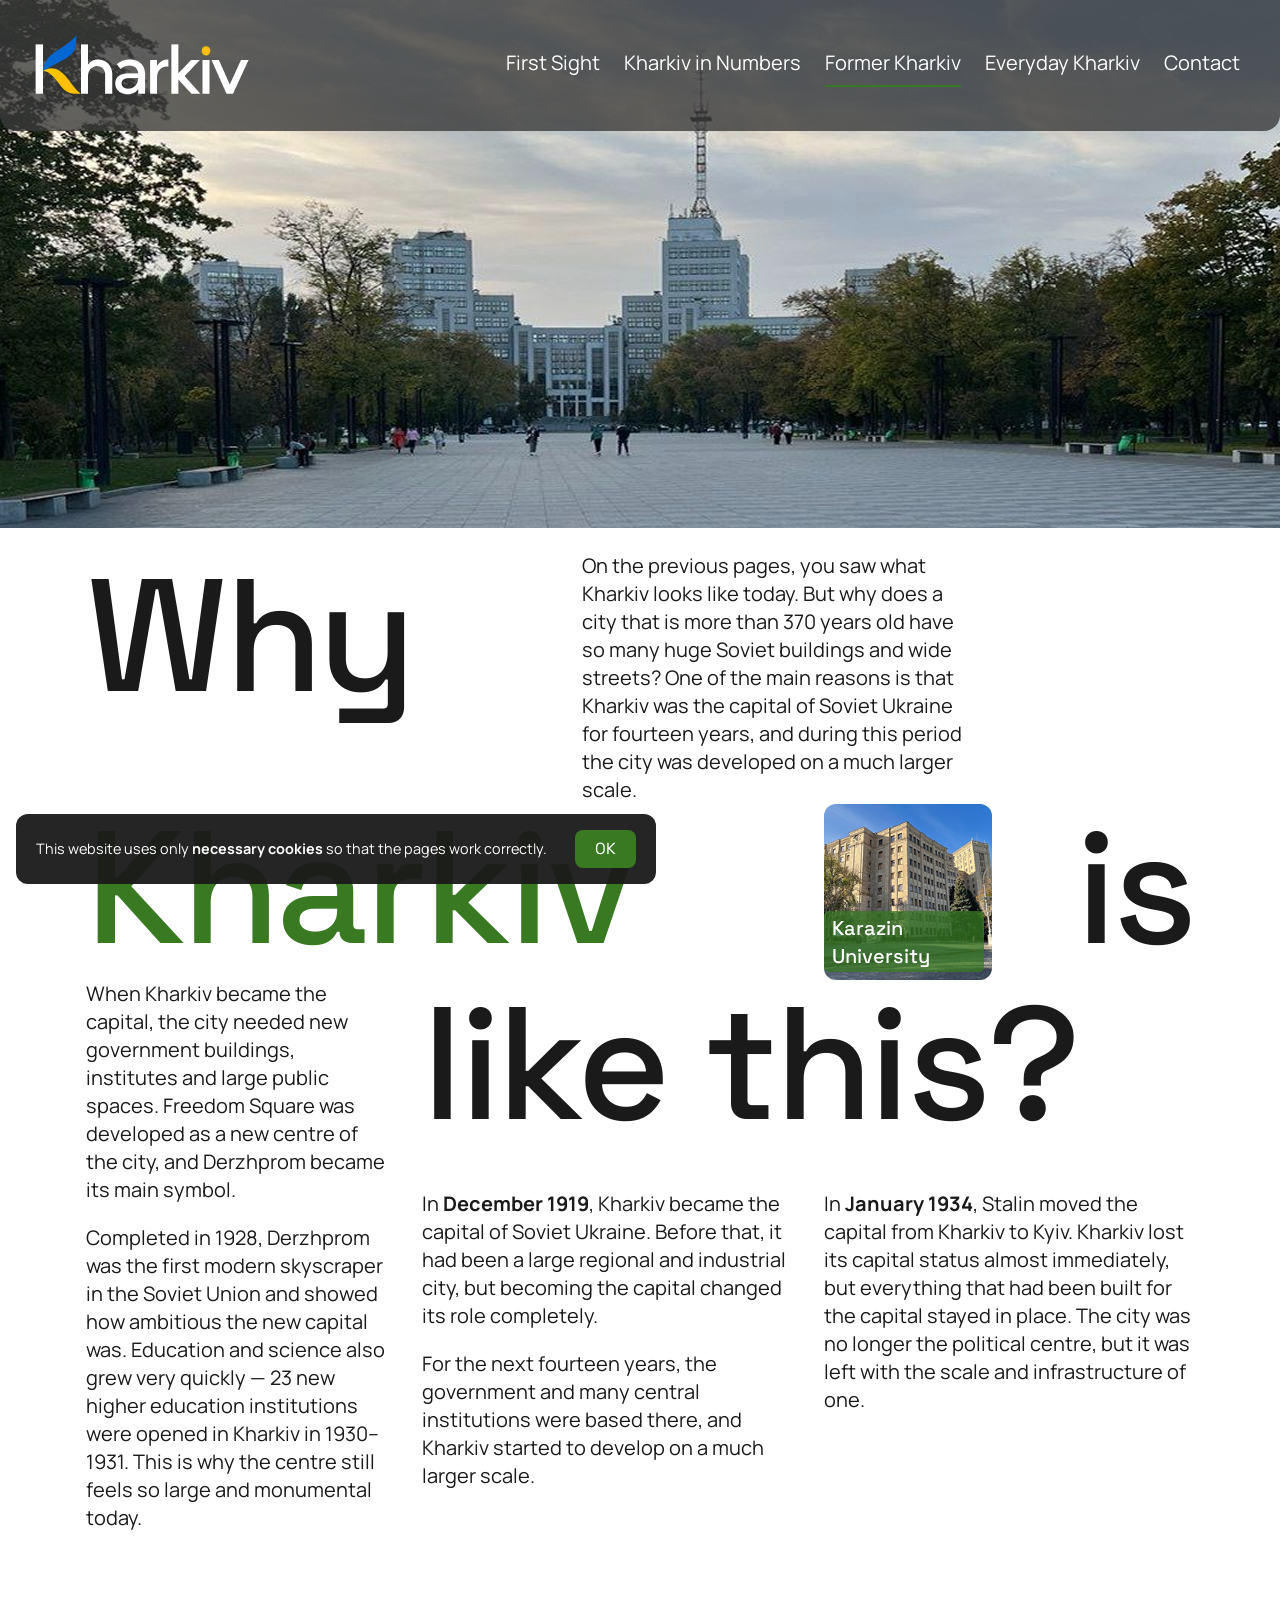
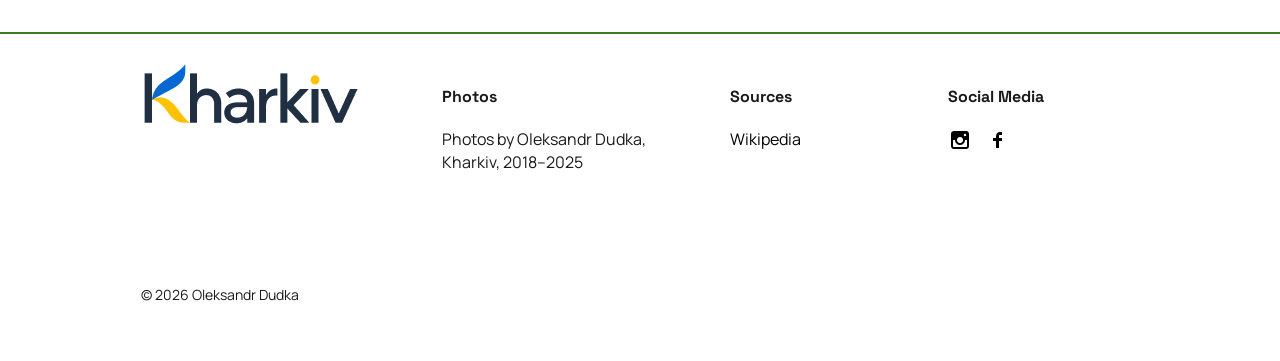
<file: former-kharkiv.html>
<!DOCTYPE html>
<html lang="en">
<head>
	<meta charset="utf-8" />
	<meta name="viewport" content="width=device-width, initial-scale=1" />
	<meta name="author" content="Oleksandr Dudka" />
	<meta name="description" content="Kharkiv was the capital of Soviet Ukraine from 1919 to 1934. Learn why the city has so many huge buildings, wide streets and Derzhprom." />
	<meta name="keywords" content="Kharkiv history, former capital, Derzhprom, Freedom Square, Soviet Ukraine" />
	<title>Why Kharkiv Is Like This? - Former Kharkiv</title>
	<link rel="icon" type="image/png" href="img/favicon.png" />
	<link rel="preconnect" href="https://fonts.googleapis.com" />
	<link rel="preconnect" href="https://fonts.gstatic.com" crossorigin="anonymous" />
	<link rel="stylesheet" type="text/css" href="https://fonts.googleapis.com/css2?family=Manrope:wght@400;500&amp;family=Space+Grotesk:wght@400;500;700&amp;display=swap" />
	<link rel="stylesheet" type="text/css" href="css/base.css" />
	<link rel="stylesheet" type="text/css" href="css/buttons-links.css" />
	<link rel="stylesheet" type="text/css" href="css/header-footer.css" />
	<link rel="stylesheet" type="text/css" href="css/shared-blocks.css" />
	<link rel="stylesheet" type="text/css" href="css/cookie-banner.css" />
	<link rel="stylesheet" type="text/css" href="css/pages/former-kharkiv.css" />
</head>
<body>
	<header class="site-header dark">
		<a class="logo" href="index.html">
			<picture>
				<source media="(max-width: 768px)" srcset="img/logo.png" />
				<img src="img/logo-white.png" alt="Kharkiv logo" title="Kharkiv - back to the home page" width="220" height="65" />
			</picture>
		</a>
		<nav>
			<input type="checkbox" id="menu-toggle" class="menu-toggle" />
			<label for="menu-toggle" class="menu-button" title="Open the menu">&#9776;</label>
			<ul>
				<li><a href="first-sight.html">First Sight</a></li>
				<li><a href="kharkiv-in-numbers.html">Kharkiv in Numbers</a></li>
				<li><a href="former-kharkiv.html" class="active">Former Kharkiv</a></li>
				<li><a href="everyday-kharkiv.html">Everyday Kharkiv</a></li>
				<li><a href="contact.html">Contact</a></li>
			</ul>
		</nav>
	</header>

	<main>
		<figure class="former-hero">
			<img src="img/former-hero.jpg" alt="Freedom Square with Derzhprom in the background" title="Freedom Square with Derzhprom in the background" width="1440" height="528" />
		</figure>

		<section class="why">
			<h1><span class="why-1">Why</span> <span class="why-2 accent">Kharkiv</span> <span class="why-3">is</span> <span class="why-4">like this?</span></h1>
			<p class="lead">On the previous pages, you saw what Kharkiv looks like today. But why does a city that is more than 370 years old have so many huge Soviet buildings and wide streets? One of the main reasons is that Kharkiv was the capital of Soviet Ukraine for fourteen years, and during this period the city was developed on a much larger scale.</p>
			<figure class="photo rounded">
				<img src="img/karazin-university.png" alt="Main building of Karazin University" title="Main building of Karazin University" width="222" height="231" />
				<figcaption>Karazin University</figcaption>
			</figure>
			<article>
				<h2 class="visually-hidden">A new capital</h2>
				<p>When Kharkiv became the capital, the city needed new government buildings, institutes and large public spaces. Freedom Square was developed as a new centre of the city, and Derzhprom became its main symbol.</p>
				<p>Completed in 1928, Derzhprom was the first modern skyscraper in the Soviet Union and showed how ambitious the new capital was. Education and science also grew very quickly &mdash; 23 new higher education institutions were opened in Kharkiv in 1930&ndash;1931. This is why the centre still feels so large and monumental today.</p>
			</article>
			<article>
				<h2 class="visually-hidden">1919</h2>
				<p>In <strong>December 1919</strong>, Kharkiv became the capital of Soviet Ukraine. Before that, it had been a large regional and industrial city, but becoming the capital changed its role completely.</p>
				<p>For the next fourteen years, the government and many central institutions were based there, and Kharkiv started to develop on a much larger scale.</p>
			</article>
			<article>
				<h2 class="visually-hidden">1934</h2>
				<p>In <strong>January 1934</strong>, Stalin moved the capital from Kharkiv to Kyiv. Kharkiv lost its capital status almost immediately, but everything that had been built for the capital stayed in place. The city was no longer the political centre, but it was left with the scale and infrastructure of one.</p>
			</article>
		</section>
	</main>

	<footer class="site-footer">
		<a class="footer-logo" href="index.html"><img src="img/logo.png" alt="Kharkiv logo" title="Kharkiv - back to the home page" width="220" height="65" /></a>
		<section class="footer-photos">
			<h2>Photos</h2>
			<p>Photos by Oleksandr Dudka, Kharkiv, 2018&ndash;2025</p>
		</section>
		<section class="footer-sources">
			<h2>Sources</h2>
			<ul>
				<li><a href="https://en.wikipedia.org/wiki/Kharkiv">Wikipedia</a></li>
			</ul>
		</section>
		<section class="footer-social">
			<h2>Social Media</h2>
			<ul class="social">
				<li><a href="https://www.instagram.com/"><img src="img/instagram.png" alt="Instagram" title="Instagram" width="18" height="18" /></a></li>
				<li><a href="https://www.facebook.com/"><img src="img/facebook.png" alt="Facebook" title="Facebook" width="9" height="16" /></a></li>
			</ul>
		</section>
		<p class="copyright">&copy; 2026 Oleksandr Dudka</p>
	</footer>

	<input type="checkbox" id="cookie-accept" class="cookie-toggle" />
	<aside class="cookie">
		<p>This website uses only <strong>necessary cookies</strong> so that the pages work correctly.</p>
		<label for="cookie-accept">OK</label>
	</aside>
</body>
</html>
</file>
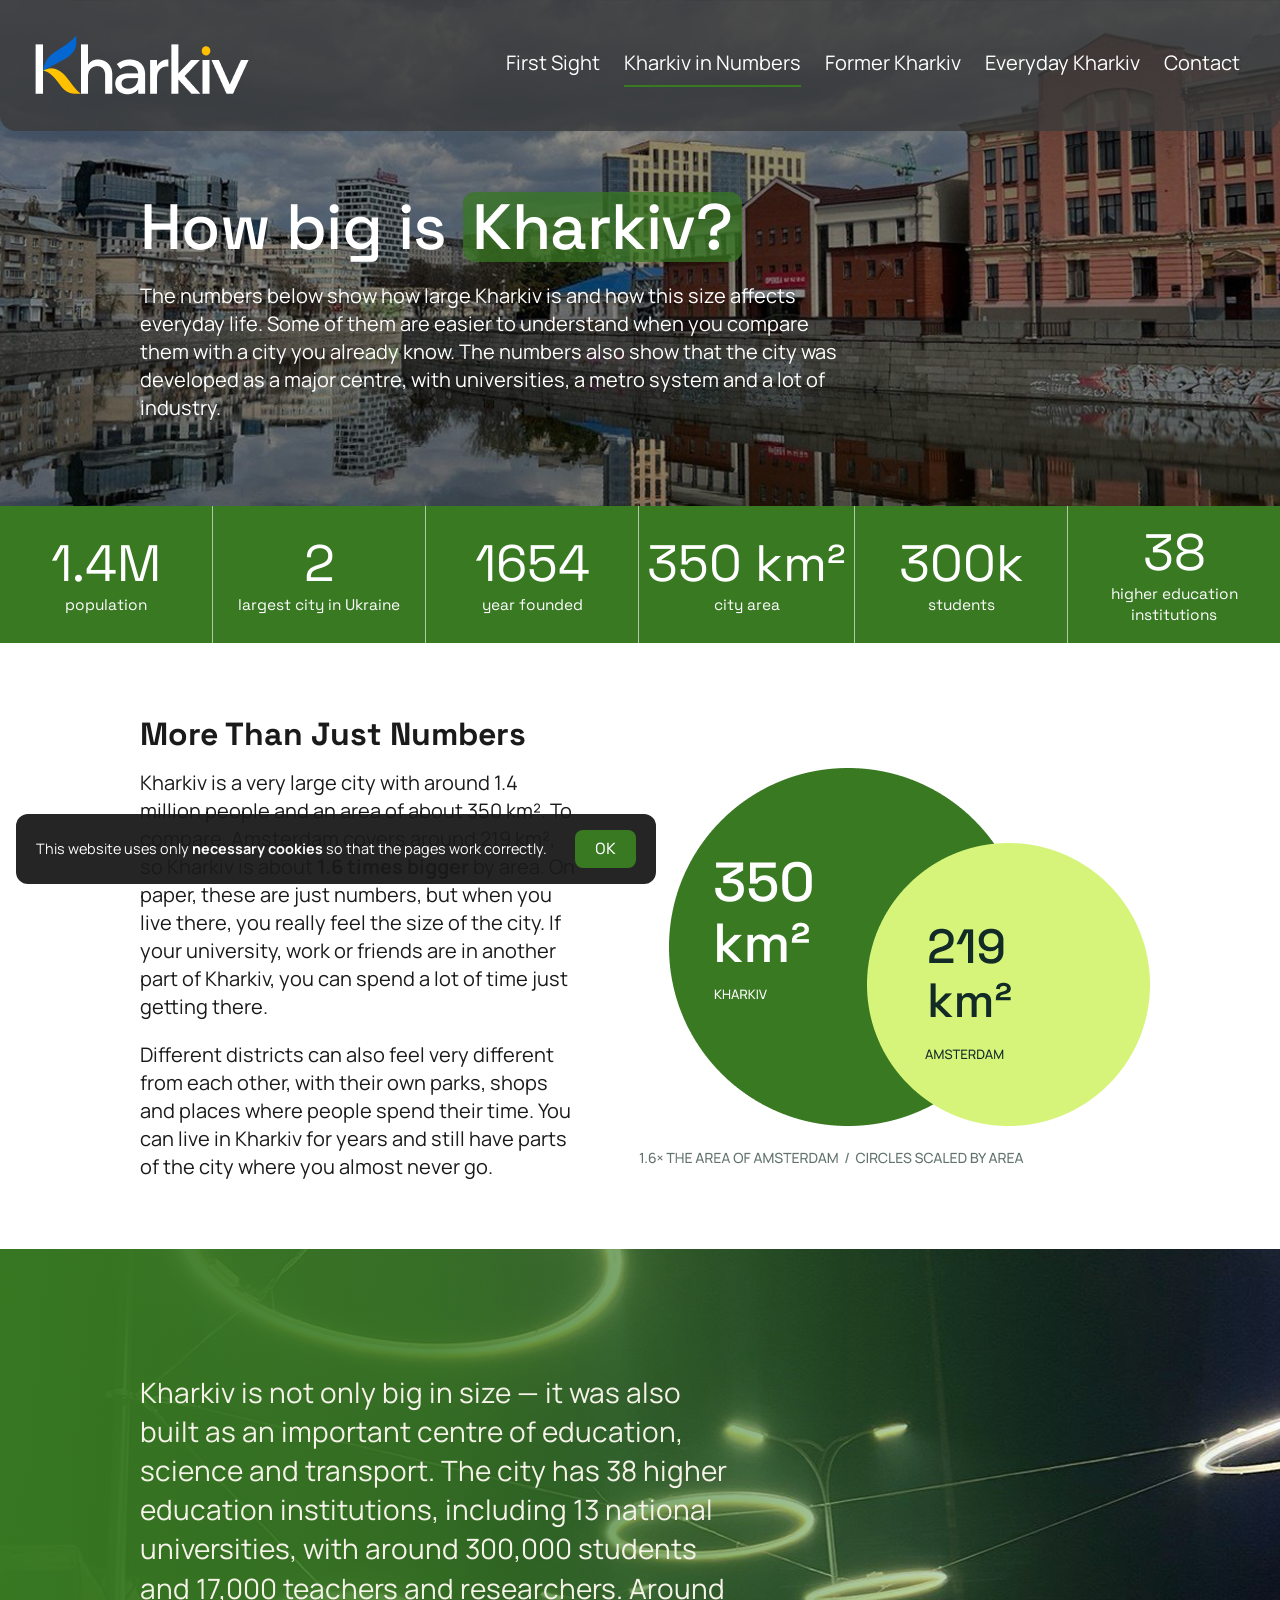
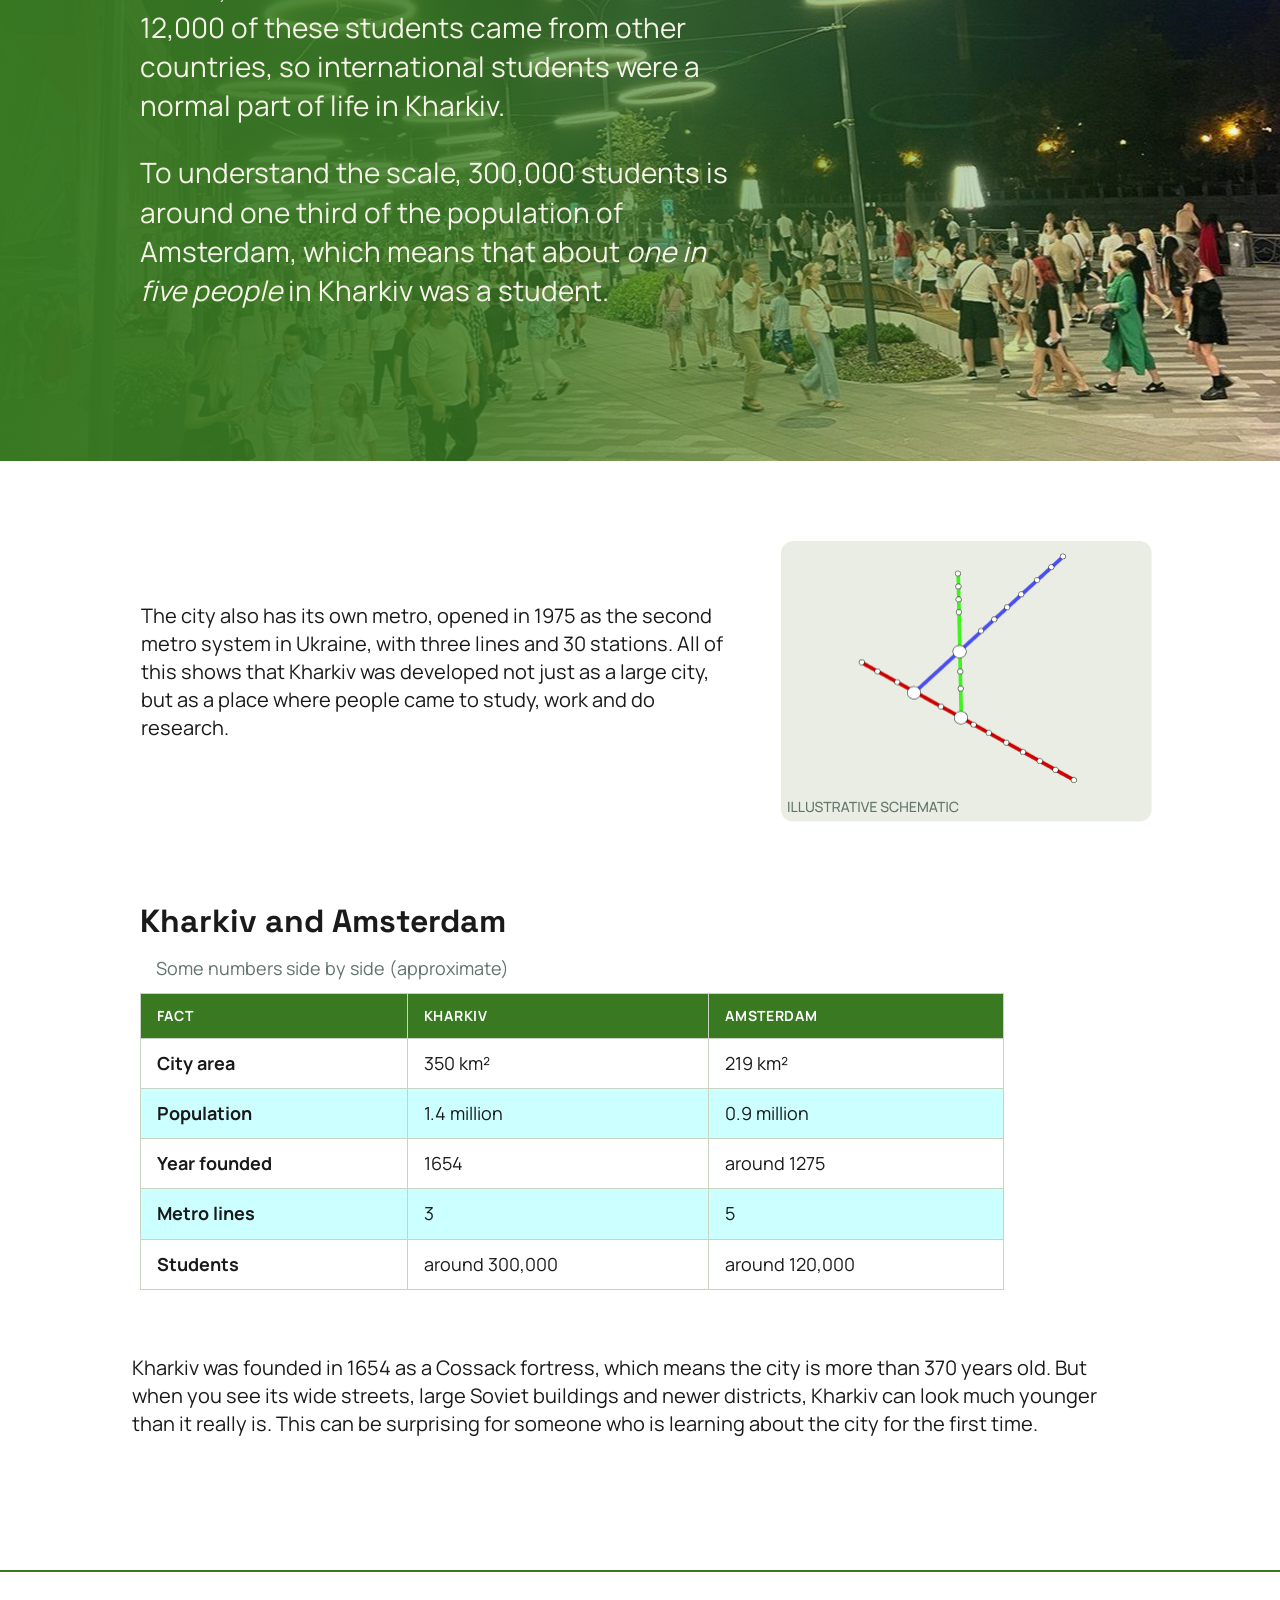
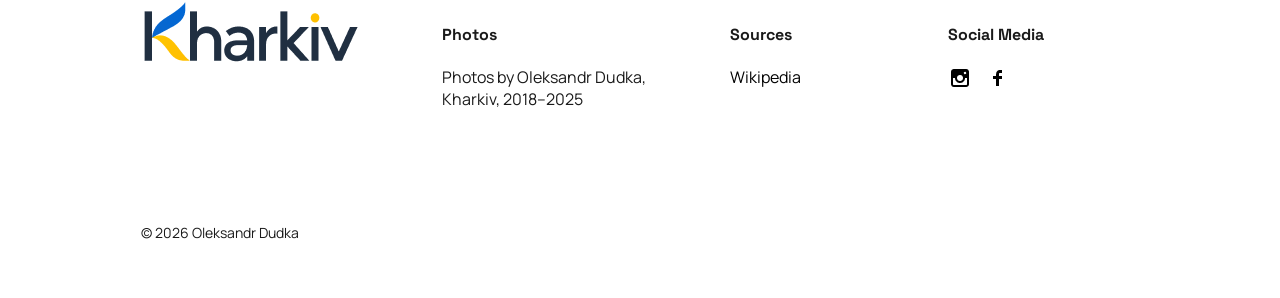
<file: kharkiv-in-numbers.html>
<!DOCTYPE html>
<html lang="en">
<head>
	<meta charset="utf-8" />
	<meta name="viewport" content="width=device-width, initial-scale=1" />
	<meta name="author" content="Oleksandr Dudka" />
	<meta name="description" content="Kharkiv in numbers: population, city area, universities, students and metro, compared with Amsterdam to show how big the city is." />
	<meta name="keywords" content="Kharkiv population, Kharkiv area, Kharkiv universities, Kharkiv metro, Kharkiv and Amsterdam" />
	<title>How Big Is Kharkiv? - Kharkiv in Numbers</title>
	<link rel="icon" type="image/png" href="img/favicon.png" />
	<link rel="preconnect" href="https://fonts.googleapis.com" />
	<link rel="preconnect" href="https://fonts.gstatic.com" crossorigin="anonymous" />
	<link rel="stylesheet" type="text/css" href="https://fonts.googleapis.com/css2?family=Manrope:wght@400;500&amp;family=Space+Grotesk:wght@400;500;700&amp;display=swap" />
	<link rel="stylesheet" type="text/css" href="css/base.css" />
	<link rel="stylesheet" type="text/css" href="css/buttons-links.css" />
	<link rel="stylesheet" type="text/css" href="css/header-footer.css" />
	<link rel="stylesheet" type="text/css" href="css/shared-blocks.css" />
	<link rel="stylesheet" type="text/css" href="css/cookie-banner.css" />
	<link rel="stylesheet" type="text/css" href="css/pages/numbers.css" />
</head>
<body>
	<header class="site-header dark">
		<a class="logo" href="index.html">
			<picture>
				<source media="(max-width: 768px)" srcset="img/logo.png" />
				<img src="img/logo-white.png" alt="Kharkiv logo" title="Kharkiv - back to the home page" width="220" height="65" />
			</picture>
		</a>
		<nav>
			<input type="checkbox" id="menu-toggle" class="menu-toggle" />
			<label for="menu-toggle" class="menu-button" title="Open the menu">&#9776;</label>
			<ul>
				<li><a href="first-sight.html">First Sight</a></li>
				<li><a href="kharkiv-in-numbers.html" class="active">Kharkiv in Numbers</a></li>
				<li><a href="former-kharkiv.html">Former Kharkiv</a></li>
				<li><a href="everyday-kharkiv.html">Everyday Kharkiv</a></li>
				<li><a href="contact.html">Contact</a></li>
			</ul>
		</nav>
	</header>

	<main>
		<section class="hero numbers-hero">
			<h1>How big is <span class="highlight">Kharkiv?</span></h1>
			<p>The numbers below show how large Kharkiv is and how this size affects everyday life. Some of them are easier to understand when you compare them with a city you already know. The numbers also show that the city was developed as a major centre, with universities, a metro system and a lot of industry.</p>
		</section>

		<section class="numbers-stats">
			<h2 class="visually-hidden">Key numbers</h2>
			<ul class="stats">
				<li><strong>1.4M</strong> population</li>
				<li><strong>2</strong> largest city in Ukraine</li>
				<li><strong>1654</strong> year founded</li>
				<li><strong>350 km&sup2;</strong> city area</li>
				<li><strong>300k</strong> students</li>
				<li><strong>38</strong> higher education institutions</li>
			</ul>
		</section>

		<section class="compare">
			<h2 class="visually-hidden">Kharkiv compared with Amsterdam</h2>
			<article>
				<h3>More Than Just Numbers</h3>
				<p>Kharkiv is a very large city with around 1.4 million people and an area of about 350 km&sup2;. To compare, Amsterdam covers around 219 km&sup2;, so Kharkiv is about <strong>1.6 times bigger</strong> by area. On paper, these are just numbers, but when you live there, you really feel the size of the city. If your university, work or friends are in another part of Kharkiv, you can spend a lot of time just getting there.</p>
				<p>Different districts can also feel very different from each other, with their own parks, shops and places where people spend their time. You can live in Kharkiv for years and still have parts of the city where you almost never go.</p>
			</article>
			<figure class="area-chart">
				<img src="img/area-comparison.png" alt="Two circles scaled by area: Kharkiv 350 km2 is 1.6 times bigger than Amsterdam 219 km2" title="Two circles scaled by area: Kharkiv 350 km2 is 1.6 times bigger than Amsterdam 219 km2" width="620" height="430" />
			</figure>
		</section>

		<section class="students">
			<h2 class="visually-hidden">A city of students</h2>
			<p>Kharkiv is not only big in size &mdash; it was also built as an important centre of education, science and transport. The city has 38 higher education institutions, including 13 national universities, with around 300,000 students and 17,000 teachers and researchers. Around 12,000 of these students came from other countries, so international students were a normal part of life in Kharkiv.</p>
			<p>To understand the scale, 300,000 students is around one third of the population of Amsterdam, which means that about <em>one in five people</em> in Kharkiv was a student.</p>
		</section>

		<section class="metro">
			<h2 class="visually-hidden">Metro</h2>
			<p>The city also has its own metro, opened in 1975 as the second metro system in Ukraine, with three lines and 30 stations. All of this shows that Kharkiv was developed not just as a large city, but as a place where people came to study, work and do research.</p>
			<figure>
				<img src="img/metro.png" alt="Illustrative schematic of the three Kharkiv metro lines" title="Illustrative schematic of the three Kharkiv metro lines" width="371" height="280" />
			</figure>
		</section>

		<section class="numbers-table">
			<h2>Kharkiv and Amsterdam</h2>
			<table>
				<caption>Some numbers side by side (approximate)</caption>
				<thead>
					<tr>
						<th scope="col">Fact</th>
						<th scope="col">Kharkiv</th>
						<th scope="col">Amsterdam</th>
					</tr>
				</thead>
				<tbody>
					<tr>
						<th scope="row">City area</th>
						<td>350 km&sup2;</td>
						<td>219 km&sup2;</td>
					</tr>
					<tr>
						<th scope="row">Population</th>
						<td>1.4 million</td>
						<td>0.9 million</td>
					</tr>
					<tr>
						<th scope="row">Year founded</th>
						<td>1654</td>
						<td>around 1275</td>
					</tr>
					<tr>
						<th scope="row">Metro lines</th>
						<td>3</td>
						<td>5</td>
					</tr>
					<tr>
						<th scope="row">Students</th>
						<td>around 300,000</td>
						<td>around 120,000</td>
					</tr>
				</tbody>
			</table>
		</section>

		<section class="founded">
			<h2 class="visually-hidden">Founded in 1654</h2>
			<p>Kharkiv was founded in 1654 as a Cossack fortress, which means the city is more than 370 years old. But when you see its wide streets, large Soviet buildings and newer districts, Kharkiv can look much younger than it really is. This can be surprising for someone who is learning about the city for the first time.</p>
		</section>
	</main>

	<footer class="site-footer">
		<a class="footer-logo" href="index.html"><img src="img/logo.png" alt="Kharkiv logo" title="Kharkiv - back to the home page" width="220" height="65" /></a>
		<section class="footer-photos">
			<h2>Photos</h2>
			<p>Photos by Oleksandr Dudka, Kharkiv, 2018&ndash;2025</p>
		</section>
		<section class="footer-sources">
			<h2>Sources</h2>
			<ul>
				<li><a href="https://en.wikipedia.org/wiki/Kharkiv">Wikipedia</a></li>
			</ul>
		</section>
		<section class="footer-social">
			<h2>Social Media</h2>
			<ul class="social">
				<li><a href="https://www.instagram.com/"><img src="img/instagram.png" alt="Instagram" title="Instagram" width="18" height="18" /></a></li>
				<li><a href="https://www.facebook.com/"><img src="img/facebook.png" alt="Facebook" title="Facebook" width="9" height="16" /></a></li>
			</ul>
		</section>
		<p class="copyright">&copy; 2026 Oleksandr Dudka</p>
	</footer>

	<input type="checkbox" id="cookie-accept" class="cookie-toggle" />
	<aside class="cookie">
		<p>This website uses only <strong>necessary cookies</strong> so that the pages work correctly.</p>
		<label for="cookie-accept">OK</label>
	</aside>
</body>
</html>
</file>
<file: css/base.css>
* {
	box-sizing: border-box;
}

html {
	scroll-behavior: smooth;
}

body {
	margin: 0;
	font-family: "Manrope", Arial, sans-serif;
	font-size: 1rem;
	line-height: 1.4;
	color: #1a1a1a;
	background-color: #ffffff;
}

h1, h2, h3, h4 {
	margin: 0;
	font-family: "Space Grotesk", Arial, sans-serif;
	font-weight: 500;
	line-height: 1.1;
}

p {
	margin: 0 0 1em;
}

img {
	display: block;
	max-width: 100%;
	height: auto;
}

ul {
	margin: 0;
	padding: 0;
	list-style: none;
}

figure {
	margin: 0;
}

.accent {
	color: #387922;
}

.visually-hidden {
	position: absolute;
	width: 1px;
	height: 1px;
	overflow: hidden;
	clip-path: inset(50%);
	white-space: nowrap;
}

@media screen and (max-width: 768px) {
	body {
		font-size: 0.9375rem;
	}
}
</file>
<file: css/buttons-links.css>
a {
	color: #387922;
}

a:visited {
	color: #2a5c19;
}

a:hover {
	color: #1a1a1a;
}

a:active {
	color: #f5c400;
}

.button,
.button:visited {
	display: inline-block;
	padding: 0.625rem 1.25rem;
	min-width: 13.375rem;
	font-family: "Space Grotesk", Arial, sans-serif;
	font-size: 1.5rem;
	line-height: 1.5;
	letter-spacing: -0.016em;
	text-align: center;
	text-decoration: none;
	color: #ffffff;
	background-color: #387922;
	border-radius: 0.75rem;
	transition: background-color 0.3s;
}

.button:hover {
	color: #ffffff;
	background-color: #2a5c19;
}

.button:active {
	color: #ffffff;
	background-color: #1d4211;
}

@media screen and (max-width: 768px) {
	.button,
	.button:visited {
		min-width: 0;
		font-size: 1.125rem;
	}
}
</file>
<file: css/header-footer.css>
.site-header {
	position: sticky;
	top: 0;
	z-index: 100;
	display: grid;
	grid-template-columns: auto 1fr;
	grid-template-areas: "logo nav";
	align-items: center;
	gap: 1.5rem;
	height: 8.1875rem;
	padding: 2rem;
	background-color: rgba(255, 255, 255, 0.8);
	border-bottom-left-radius: 1rem;
	border-bottom-right-radius: 1rem;
}

.site-header.dark {
	background-color: rgba(59, 59, 59, 0.8);
}

.logo {
	grid-area: logo;
}

.logo img {
	width: 13.75rem;
}

.site-header nav {
	grid-area: nav;
}

.menu-toggle {
	position: absolute;
	opacity: 0;
}

.menu-button {
	display: none;
}

.site-header nav > ul {
	display: grid;
	grid-auto-flow: column;
	justify-content: end;
	gap: 0.5rem;
}

.site-header nav a {
	position: relative;
	display: block;
	padding: 0.5rem 0.5rem 0.875rem;
	font-size: 1.25rem;
	line-height: 1;
	color: #000000;
	text-decoration: none;
}

.site-header.dark nav a {
	color: #ffffff;
}

.site-header nav a::after {
	content: "";
	position: absolute;
	left: 0.5rem;
	bottom: 0;
	width: 0;
	height: 2px;
	background-color: #387922;
	transition: width 0.3s;
}

.site-header nav a:hover::after,
.site-header nav a.active::after {
	width: calc(100% - 1rem);
}

.site-header nav a:active {
	color: #387922;
}

.site-footer {
	display: grid;
	grid-template-columns: 2.1fr 2fr 1.45fr 1.5fr;
	grid-template-areas:
		"logo photos sources social"
		"copy copy   copy    copy";
	gap: 2rem;
	padding: 1.75rem 10.9% 2.5rem 11%;
	border-top: 2px solid #387922;
}

.footer-logo {
	grid-area: logo;
}

.footer-logo img {
	width: 13.75rem;
}

.footer-photos {
	grid-area: photos;
}

.footer-sources {
	grid-area: sources;
}

.footer-social {
	grid-area: social;
}

.site-footer section {
	padding-top: 1.5rem;
}

.site-footer h2 {
	margin-bottom: 1.25rem;
	font-size: 1rem;
	font-weight: 700;
	line-height: 1.4;
}

.site-footer a {
	color: #000000;
	text-decoration: none;
}

.site-footer a:hover {
	color: #387922;
	text-decoration: underline;
}

.social {
	display: grid;
	grid-auto-flow: column;
	justify-content: start;
	gap: 0.8rem;
}

.social a {
	display: grid;
	place-items: center;
	width: 1.5rem;
	height: 1.5rem;
}

.copyright {
	grid-area: copy;
	margin: 4rem 0 0;
	font-size: 0.875rem;
}

@media screen and (min-width: 769px) {
	.site-header nav > ul {
		display: grid;
	}
}

@media screen and (max-width: 768px) {
	.site-header,
	.site-header.dark {
		height: 4.5rem;
		padding: 0.75rem 1.25rem;
		background-color: #ffffff;
		border-radius: 0;
		box-shadow: 0 1px 0 #e2e2e2;
	}

	.site-header.dark nav a {
		color: #000000;
	}

	.site-header nav {
		justify-self: end;
	}

	.logo img {
		width: 7.5rem;
	}

	.menu-button {
		display: block;
		font-size: 1.75rem;
		line-height: 1;
		cursor: pointer;
	}

	.site-header nav > ul {
		position: absolute;
		top: 4.5rem;
		left: 0;
		right: 0;
		display: none;
		grid-auto-flow: row;
		justify-content: stretch;
		padding: 0.5rem 1.25rem 1rem;
		background-color: #ffffff;
		box-shadow: 0 6px 12px rgba(0, 0, 0, 0.1);
	}

	.menu-toggle:checked ~ ul {
		display: grid;
	}

	.site-header nav a {
		font-size: 1.125rem;
	}

	.site-footer {
		grid-template-columns: 1fr 1fr;
		grid-template-areas:
			"logo   social"
			"photos sources"
			"copy   copy";
		gap: 1.5rem;
		padding: 2rem 1.25rem;
	}

	.footer-logo img {
		width: 9rem;
	}

	.site-footer section {
		padding-top: 0;
	}

	.footer-social {
		justify-self: end;
	}

	.footer-social h2 {
		position: absolute;
		width: 1px;
		height: 1px;
		overflow: hidden;
		clip-path: inset(50%);
	}

	.copyright {
		margin-top: 0;
	}
}

@media screen and (min-width: 769px) and (max-width: 1199px) {
	.site-header {
		padding: 1.5rem;
	}

	.logo img {
		width: 10rem;
	}

	.site-header nav > ul {
		gap: 0;
	}

	.site-header nav a {
		font-size: 1rem;
	}

	.site-footer {
		padding-left: 6%;
		padding-right: 6%;
	}

	.footer-logo img {
		width: 10rem;
	}
}

/* small tablets: from 769px to 1023px the menu does not fit in one row,
	so the burger menu is shown here too (the header keeps its pc look) */
@media screen and (min-width: 769px) and (max-width: 1023px) {
	.site-header nav {
		justify-self: end;
	}

	.menu-button {
		display: block;
		font-size: 2rem;
		line-height: 1;
		cursor: pointer;
	}

	.site-header.dark .menu-button {
		color: #ffffff;
	}

	/* the menu opens under the header as a one-column grid */
	.site-header nav > ul {
		position: absolute;
		top: 100%;
		left: 0;
		right: 0;
		display: none;
		grid-auto-flow: row;
		justify-content: stretch;
		padding: 0.5rem 1.5rem 1rem;
		background-color: #ffffff;
		border-bottom-left-radius: 1rem;
		border-bottom-right-radius: 1rem;
		box-shadow: 0 6px 12px rgba(0, 0, 0, 0.1);
	}

	.site-header.dark nav > ul {
		background-color: rgba(59, 59, 59, 0.95);
	}

	.menu-toggle:checked ~ ul {
		display: grid;
	}

	.site-header nav a {
		font-size: 1.125rem;
	}
}
</file>
<file: css/shared-blocks.css>
.hero {
	position: relative;
	display: grid;
	align-content: end;
	margin-top: -8.1875rem;
	padding: 12rem 10.9% 4rem;
	color: #ffffff;
	background-color: #3b3b3b;
	background-position: center;
	background-size: cover;
}

.hero h1 {
	max-width: 52rem;
	font-size: 4rem;
	letter-spacing: -0.007em;
}

.highlight {
	display: inline-block;
	padding: 0 0.15em;
	background-color: rgba(56, 121, 34, 0.74);
	border-radius: 0.75rem;
}

.section-title {
	justify-self: start;
	margin-bottom: 1.75rem;
	padding-bottom: 0.25rem;
	font-size: 2rem;
	font-weight: 700;
	line-height: 1.5;
	border-bottom-width: 2px;
	border-bottom-style: solid;
	border-bottom-color: #387922;
}

.section-title .number {
	margin-right: 0.6em;
	font-size: 1.25rem;
	letter-spacing: 0.3125rem;
	color: #387922;
}

.photo {
	position: relative;
}

.photo img {
	width: 100%;
	object-fit: cover;
}

.photo figcaption {
	position: absolute;
	right: 0.5rem;
	bottom: 0.5rem;
	padding: 0.15rem 0.5rem;
	font-family: "Space Grotesk", Arial, sans-serif;
	font-size: 1.25rem;
	font-weight: 500;
	color: #ffffff;
	background-color: rgba(56, 121, 34, 0.74);
	border-radius: 0.3rem;
}

.rounded img {
	border-radius: 0.75rem;
}

.stats {
	display: grid;
	grid-template-columns: repeat(4, 1fr);
	gap: 1px;
	margin: 1rem 0;
	color: #ffffff;
	background-color: rgba(255, 255, 255, 0.6);
}

.stats li {
	display: grid;
	align-content: center;
	padding: 1rem 0.5rem;
	font-family: "Space Grotesk", Arial, sans-serif;
	font-size: 0.965rem;
	text-align: center;
	background-color: #387922;
}

.stats strong {
	display: block;
	white-space: nowrap;
	font-size: 3.2rem;
	font-weight: 400;
	line-height: 1.2;
}

@media screen and (max-width: 768px) {
	.hero h1 {
		font-size: 2.25rem;
	}

	.section-title {
		font-size: 1.5rem;
	}

	.hero {
		padding-left: 1.25rem;
		padding-right: 1.25rem;
	}

	.hero {
		margin-top: 0;
	}

	.hero {
		padding-top: 4rem;
		padding-bottom: 2.5rem;
	}

	.stats li {
		padding: 0.5rem 0.25rem;
		font-size: 0.6rem;
	}

	.stats strong {
		font-size: 1.3rem;
	}

	.photo figcaption {
		font-size: 1rem;
	}
}

@media screen and (min-width: 769px) and (max-width: 1199px) {
	.hero {
		padding-left: 6%;
		padding-right: 6%;
	}

	.hero h1 {
		font-size: 3rem;
	}

	.stats strong {
		font-size: 2.4rem;
	}
}

@media screen and (min-width: 481px) and (max-width: 768px) {
	.hero h1 {
		font-size: 3rem;
	}

	.stats li {
		font-size: 0.8rem;
	}

	.stats strong {
		font-size: 2rem;
	}
}
</file>
<file: css/cookie-banner.css>
.cookie-toggle {
	position: absolute;
	opacity: 0;
}

.cookie {
	position: fixed;
	left: 1rem;
	bottom: 1rem;
	z-index: 9999;
	display: grid;
	grid-template-columns: 1fr auto;
	align-items: center;
	gap: 1rem;
	width: 40rem;
	max-width: 95%;
	padding: 1rem 1.25rem;
	color: #ffffff;
	background-color: rgba(26, 26, 26, 0.95);
	border-radius: 0.75rem;
}

.cookie p {
	margin: 0;
	font-size: 0.9rem;
}

.cookie label {
	padding: 0.5rem 1.25rem;
	font-family: "Space Grotesk", Arial, sans-serif;
	background-color: #387922;
	border-radius: 0.5rem;
	cursor: pointer;
}

.cookie label:hover {
	background-color: #2a5c19;
}

.cookie-toggle:checked + .cookie {
	display: none;
}

@media screen and (max-width: 768px) {
	.cookie {
		grid-template-columns: 1fr;
		justify-items: start;
	}
}
</file>
<file: css/pages/home.css>
.home-hero {
	min-height: 45.375rem;
	padding-top: 20rem;
	background-image: url("../../img/home-hero.jpg");
}

.home-hero p {
	max-width: 43.75rem;
	margin: 1rem 0 1.25rem;
	font-size: 1.5rem;
	line-height: 1.2;
	word-spacing: 0.05em;
}

.home-hero .button {
	justify-self: start;
}

.home-intro {
	display: grid;
	grid-template-columns: minmax(0, 63rem);
	row-gap: 1.5rem;
	padding: 0 10.9% 1.5rem;
	color: #ffffff;
	background-color: #387922;
}

.home-intro article {
	display: grid;
	max-width: 54.375rem;
}

.home-intro p {
	font-size: 1.25rem;
}

.home-intro .section-title,
.home-intro .section-title .number {
	color: #ffffff;
	border-bottom-color: #ffffff;
}

.home-photo img {
	height: 31.3rem;
}

.home-everyday {
	display: grid;
	grid-template-columns: minmax(0, 54.25rem) 18.9rem;
	grid-template-areas: "text photo";
	justify-content: space-between;
	align-items: center;
	column-gap: 2rem;
	padding: 3rem 2.875rem 2.5rem 10.9%;
}

.home-everyday article {
	display: grid;
	grid-area: text;
}

.home-everyday .button {
	justify-self: start;
}

.home-everyday p {
	font-size: 1.25rem;
}

.home-everyday .photo {
	grid-area: photo;
}

.home-everyday .photo img {
	height: 20.7rem;
}

@media screen and (max-width: 768px) {
	.home-photo img {
		height: 14rem;
	}

	.home-everyday {
		grid-template-areas:
			"text"
			"photo";
	}
}

@media screen and (min-width: 769px) and (max-width: 1199px) {
	.home-everyday .photo img {
		height: 17.5rem;
	}
}

@media screen and (min-width: 481px) and (max-width: 768px) {
	.home-everyday .photo {
		width: 60%;
	}

	.home-everyday .photo img {
		height: 20rem;
	}
}


/* rules for this page from the shared media queries: they are here,
	after the normal rules of the page, so they are not overridden */
@media screen and (max-width: 768px) {
	.home-hero p {
		font-size: 1rem;
	}

	.home-intro p {
		font-size: 1rem;
	}

	.home-everyday p {
		font-size: 1rem;
	}

	.home-intro {
		padding-left: 1.25rem;
		padding-right: 1.25rem;
	}

	.home-hero {
		min-height: 0;
		padding-top: 4.5rem;
	}

	.home-everyday {
		grid-template-columns: 1fr;
		row-gap: 1.5rem;
		padding: 2rem 1.25rem;
	}
}

/* rules for this page from the shared media queries: they are here,
	after the normal rules of the page, so they are not overridden */
@media screen and (min-width: 769px) and (max-width: 1199px) {
	.home-intro {
		padding-left: 6%;
		padding-right: 6%;
	}

	.home-everyday {
		grid-template-columns: minmax(0, 1fr) 16rem;
		padding-left: 6%;
		padding-right: 6%;
	}
}

/* rules for this page from the shared media queries: they are here,
	after the normal rules of the page, so they are not overridden */
@media screen and (min-width: 481px) and (max-width: 768px) {
	.home-photo img {
		height: 22rem;
	}
}

/* photos keep their own proportions on smaller screens, so they are not cut */
@media screen and (max-width: 1199px) {
	.home-photo img {
		height: auto;
		min-height: 12rem;
	}
}

/* on smaller screens the title lies on the bright sky, so a light dark layer
	is added over the photo to keep the white text readable */
@media screen and (max-width: 1199px) {
	.home-hero {
		background-image: linear-gradient(rgba(0, 0, 0, 0.35), rgba(0, 0, 0, 0.35)), url("../../img/home-hero.jpg");
	}
}
</file>
<file: css/pages/contact.css>
.contact-intro {
	display: grid;
	grid-template-columns: 1fr minmax(0, 41rem);
	grid-template-areas:
		"title title"
		".     text";
	margin: 0 3.5%;
	padding-bottom: 4rem;
	border-bottom: 1px solid #1a1a1a;
}

.contact-intro h1 {
	grid-area: title;
	max-width: 70rem;
	font-size: 10rem;
	font-weight: 700;
	line-height: 1;
	letter-spacing: -0.02em;
}

.contact-intro p {
	grid-area: text;
	margin: 2rem 0 0;
	font-size: 1.25rem;
}

.contact-main {
	display: grid;
	grid-template-columns: minmax(0, 34rem) 41.25rem;
	grid-template-areas: "info form";
	justify-content: space-between;
	column-gap: 3rem;
	padding: 3rem 3.5% 6rem;
}

.contact-main > article {
	grid-area: info;
}

.contact-main > article p {
	font-size: 1.25rem;
}

.contact-form {
	grid-area: form;
}

.contact-form fieldset {
	display: grid;
	grid-template-columns: repeat(6, 1fr);
	gap: 1rem;
	margin: 0;
	padding: 0;
	border: none;
}

.contact-form legend {
	margin-bottom: 2.5rem;
	padding: 0;
	font-size: 1.25rem;
}

.contact-form p {
	margin: 0;
}

.contact-form label {
	display: block;
	margin-bottom: 0.25rem;
	font-size: 1.25rem;
}

.contact-form .required {
	color: #d0021b;
}

.field-name {
	grid-column: span 5;
}

.field-email,
.field-phone {
	grid-column: span 3;
}

.field-question,
.field-submit {
	grid-column: span 6;
}

.contact-form input,
.contact-form select,
.contact-form textarea {
	width: 100%;
	padding: 0.75rem;
	font-family: "Manrope", Arial, sans-serif;
	font-size: 1rem;
	color: #1a1a1a;
	background-color: #f3f3f3;
	border-width: 1px;
	border-style: solid;
	border-color: #dddddd;
	border-radius: 0.375rem;
}

.contact-form input:focus,
.contact-form select:focus,
.contact-form textarea:focus {
	border-color: #387922;
	outline: 2px solid rgba(56, 121, 34, 0.3);
}

.contact-form textarea {
	height: 10rem;
	resize: vertical;
}

.contact-form input[type="submit"] {
	padding: 0.75rem 1rem;
	font-family: "Space Grotesk", Arial, sans-serif;
	font-size: 1.5rem;
	text-align: left;
	color: #ffffff;
	background-color: #387922;
	background-image: url("../../img/arrow.svg");
	background-position: right 1rem center;
	background-repeat: no-repeat;
	border-color: #387922;
	border-radius: 0.5rem;
	cursor: pointer;
}

.contact-form input[type="submit"]:hover {
	background-color: #2a5c19;
}

.contact-form input[type="submit"]:active {
	background-color: #1d4211;
}

@media screen and (max-width: 768px) {
	.contact-intro {
		grid-template-columns: 1fr;
		grid-template-areas:
			"title"
			"text";
		margin: 0 1.25rem;
	}

	.contact-intro h1 {
		font-size: 3.75rem;
	}

	.contact-main {
		grid-template-areas:
			"info"
			"form";
	}

	.contact-form fieldset {
		grid-template-columns: 1fr;
	}

	.field-name,
	.field-email,
	.field-phone,
	.field-question,
	.field-submit {
		grid-column: auto;
	}

	.contact-form input[type="submit"] {
		font-size: 1.125rem;
	}
}

@media screen and (min-width: 769px) and (max-width: 1199px) {
	.contact-intro h1 {
		font-size: 6.5rem;
	}

	.contact-main {
		grid-template-columns: minmax(0, 1fr) minmax(0, 1.4fr);
	}

	.contact-form legend,
	.contact-form label {
		font-size: 1rem;
	}

	.contact-form input[type="submit"] {
		font-size: 1.25rem;
	}
}


/* rules for this page from the shared media queries: they are here,
	after the normal rules of the page, so they are not overridden */
@media screen and (max-width: 768px) {
	.contact-intro p {
		font-size: 1rem;
	}

	.contact-main > article p {
		font-size: 1rem;
	}

	.contact-main {
		grid-template-columns: 1fr;
		row-gap: 1.5rem;
		padding: 2rem 1.25rem;
	}
}

/* tablet: Mr/Ms gets 2 of the 6 columns so the select is wide enough */
@media screen and (min-width: 769px) and (max-width: 1199px) {
	.contact-form fieldset > p:first-of-type {
		grid-column: span 2;
	}

	.field-name {
		grid-column: span 4;
	}
}

/* required fields that were left empty (or an email that is not valid)
	turn red after the visitor tries to send the form or leaves the field.
	:user-invalid only matches after the visitor has interacted with the field,
	so the form is not red when the page opens */
.contact-form input:user-invalid,
.contact-form select:user-invalid,
.contact-form textarea:user-invalid {
	background-color: #fdecee;
	border-color: #d0021b;
}

.contact-form input:user-invalid:focus,
.contact-form select:user-invalid:focus,
.contact-form textarea:user-invalid:focus {
	outline: 2px solid rgba(208, 2, 27, 0.3);
}

/* short red text under the field, shown only when the field is invalid */
.error-message {
	display: none;
	margin-top: 0.25rem;
	font-size: 0.875rem;
	color: #d0021b;
}

.contact-form :user-invalid + .error-message {
	display: block;
}

/* message after sending the form. The form sends the visitor to
	contact.html#thanks, so this section becomes the :target and is shown
	as a popup in the middle of the screen, over a dark layer */
.thanks {
	position: fixed;
	top: 0;
	right: 0;
	bottom: 0;
	left: 0;
	z-index: 1000;
	display: none;
	place-items: center;
	padding: 1.25rem;
	background-color: rgba(0, 0, 0, 0.55);
}

.thanks:target {
	display: grid;
	animation: fade-in 0.3s ease-out;
}

/* the white box with the text */
.thanks article {
	width: 100%;
	max-width: 32rem;
	padding: 2.5rem 2rem 2rem;
	text-align: center;
	background-color: #ffffff;
	border-top: 0.5rem solid #387922;
	border-radius: 1rem;
	box-shadow: 0 1.5rem 3rem rgba(0, 0, 0, 0.25);
	animation: pop-up 0.4s ease-out;
}

.thanks h3 {
	margin-bottom: 1rem;
	font-size: 2rem;
	color: #387922;
}

.thanks p {
	font-size: 1.125rem;
}

/* animations: the dark layer fades in, the box grows and moves up a little */
@keyframes fade-in {
	from {
		opacity: 0;
	}

	to {
		opacity: 1;
	}
}

@keyframes pop-up {
	from {
		opacity: 0;
		transform: translateY(2rem) scale(0.9);
	}

	to {
		opacity: 1;
		transform: translateY(0) scale(1);
	}
}

@media screen and (max-width: 768px) {
	.thanks h3 {
		font-size: 1.5rem;
	}

	.thanks p {
		font-size: 1rem;
	}
}
</file>
<file: css/pages/everyday.css>
.everyday-intro {
	display: grid;
	grid-template-columns: 1fr minmax(0, 48rem);
	grid-template-areas:
		"title title"
		".     text";
	padding: 0 3.5% 3.5rem;
}

.everyday-intro h1 {
	grid-area: title;
	font-size: 13.8rem;
	line-height: 0.95;
	letter-spacing: -0.02em;
}

.everyday-intro p {
	grid-area: text;
	font-size: 1.25rem;
}

.everyday-wide {
	margin: 0 3.5%;
}

.everyday-wide img {
	height: 38rem;
	border-radius: 0.75rem;
}

.story {
	padding: 2.5rem 3.5%;
	border-bottom: 1px solid #b5b5b5;
}

.story:last-of-type {
	border-bottom: none;
}

.story::after {
	content: "";
	display: table;
	clear: both;
}

.story .story-number {
	float: left;
	width: 17.5rem;
	font-size: 8.4rem;
	line-height: 1;
	color: #387922;
}

.story .photo {
	float: right;
	width: 14.4rem;
	margin: 0 0 1rem 2rem;
}

.story .photo img {
	height: 16.75rem;
	border-radius: 0.75rem;
}

.story p {
	max-width: 48rem;
	margin-left: 17.5rem;
	font-size: 1.25rem;
}

.story.reverse .story-number {
	float: right;
	width: auto;
	text-align: right;
}

.story.reverse .photo {
	float: left;
	width: 21.9rem;
	margin: 0 2rem 1rem 0;
}

.story.reverse .photo img {
	height: 24rem;
}

.story.reverse p {
	margin-left: 28rem;
}

.story.reverse p:first-of-type {
	margin-top: 8.6rem;
}

.gallery {
	padding: 3rem 3.5% 6rem;
}

.gallery ul {
	display: grid;
	grid-template-columns: repeat(12, 1fr);
	gap: 1.25rem;
}

.gallery li {
	grid-column: span 3;
}

.gallery li.wide {
	grid-column: span 4;
}

.gallery li.small {
	grid-column: span 2;
}

.gallery li.large {
	grid-column: span 5;
}

.gallery img {
	width: 100%;
	height: 12.75rem;
	object-fit: cover;
	border-radius: 0.75rem;
	transition: transform 0.3s;
}

.gallery img:hover {
	transform: scale(1.03);
}

@media screen and (max-width: 768px) {
	.everyday-intro {
		grid-template-columns: 1fr;
		grid-template-areas:
			"title"
			"text";
	}

	.everyday-intro h1 {
		margin-bottom: 1rem;
		font-size: 4.5rem;
	}

	.everyday-wide {
		margin: 0 1.25rem;
	}

	.everyday-wide img {
		height: 15rem;
	}

	.story .story-number,
	.story.reverse .story-number {
		float: none;
		width: auto;
		margin-bottom: 1rem;
		font-size: 4rem;
		text-align: left;
	}

	.story .photo,
	.story.reverse .photo {
		float: right;
		width: 40%;
		margin: 0 0 0.75rem 1rem;
	}

	.story .photo img,
	.story.reverse .photo img {
		height: 10rem;
	}

	.story p,
	.story.reverse p,
	.story.reverse p:first-of-type {
		margin-left: 0;
		margin-top: 0;
	}

	.gallery ul {
		grid-template-columns: repeat(auto-fill, minmax(9rem, 1fr));
		gap: 0.75rem;
	}

	.gallery li,
	.gallery li.wide,
	.gallery li.small,
	.gallery li.large {
		grid-column: auto;
	}

	.gallery li:last-child {
		grid-column: 1 / -1;
	}

	.gallery img {
		height: 8rem;
	}
}

@media screen and (min-width: 769px) and (max-width: 1199px) {
	.everyday-intro h1 {
		font-size: 8rem;
	}

	.everyday-wide img {
		height: 26rem;
	}

	.story .story-number {
		width: 9rem;
		font-size: 5rem;
	}

	.story p {
		margin-left: 9rem;
		font-size: 1.125rem;
	}

	.story .photo {
		width: 12rem;
	}

	.story .photo img {
		height: 14rem;
	}

	.story.reverse .photo {
		width: 15rem;
	}

	.story.reverse .photo img {
		height: 17rem;
	}

	.story.reverse p {
		margin-left: 17rem;
	}

	.story.reverse p:first-of-type {
		margin-top: 5.5rem;
	}

	.gallery ul {
		gap: 0.75rem;
	}

	.gallery img {
		height: 9rem;
	}
}

@media screen and (min-width: 481px) and (max-width: 768px) {
	.story .photo,
	.story.reverse .photo {
		width: 35%;
	}

	.story .photo img,
	.story.reverse .photo img {
		height: 14rem;
	}

	.gallery img {
		height: 10rem;
	}
}


/* rules for this page from the shared media queries: they are here,
	after the normal rules of the page, so they are not overridden */
@media screen and (max-width: 768px) {
	.everyday-intro p {
		font-size: 1rem;
	}

	.story p {
		font-size: 1rem;
	}

	.everyday-intro {
		padding-left: 1.25rem;
		padding-right: 1.25rem;
	}

	.story {
		padding-left: 1.25rem;
		padding-right: 1.25rem;
	}

	.gallery {
		padding-left: 1.25rem;
		padding-right: 1.25rem;
	}
}

/* rules for this page from the shared media queries: they are here,
	after the normal rules of the page, so they are not overridden */
@media screen and (min-width: 481px) and (max-width: 768px) {
	.everyday-wide img {
		height: 22rem;
	}
}

/* photos keep their own proportions on smaller screens, so they are not cut */
@media screen and (max-width: 1199px) {
	.everyday-wide img {
		height: auto;
		min-height: 12rem;
	}
}

/* gallery on smartphones: wide photos take the whole row and keep their
	proportions; grid-auto-flow: dense fills the empty cells with the next photos */
@media screen and (max-width: 768px) {
	.gallery ul {
		grid-auto-flow: dense;
	}

	.gallery li.wide,
	.gallery li.large {
		grid-column: 1 / -1;
	}

	.gallery li.wide img,
	.gallery li.large img {
		height: auto;
	}
}

@media screen and (min-width: 481px) and (max-width: 768px) {
	.gallery li img {
		height: 8.5rem;
	}

	.gallery li.wide img,
	.gallery li.large img {
		height: auto;
	}
}
</file>
<file: css/pages/first-sight.css>
.page-intro {
	padding: 3.5rem 10.9% 2.75rem;
}

.page-intro h1 {
	margin-bottom: 1rem;
	font-size: 4rem;
	letter-spacing: -0.007em;
}

.page-intro p {
	max-width: 54.375rem;
	font-size: 1.25rem;
}

.sight {
	border-top: 1px solid #387922;
}

.sight:last-child {
	border-bottom: 1px solid #387922;
}

.sight summary {
	position: relative;
	display: grid;
	grid-template-columns: 16.25rem 1fr;
	align-items: center;
	min-height: 7.5rem;
	padding: 1.5rem 4rem 1.5rem 7.8rem;
	list-style: none;
	cursor: pointer;
}

.sight summary::after {
	content: "\2193";
	position: absolute;
	top: 1.5rem;
	right: 2.5rem;
	font-size: 1.75rem;
	transition: transform 0.3s;
}

.sight details[open] summary::after {
	transform: rotate(-135deg);
}

.sight summary:hover .sight-title {
	text-decoration: underline;
}

.sight-number {
	font-family: "Space Grotesk", Arial, sans-serif;
	font-size: 2.2rem;
	color: #387922;
}

.sight-title {
	font-family: "Space Grotesk", Arial, sans-serif;
	font-size: 2.2rem;
	font-weight: 400;
	line-height: 1.2;
}

.sight-content {
	display: grid;
	grid-template-columns: minmax(0, 29.7rem) 18.75rem;
	justify-content: space-between;
	column-gap: 2rem;
	padding: 0 9.5rem 2.5rem 24rem;
}

.sight-content p {
	grid-column: 1;
	font-size: 1.25rem;
}

.sight-content p.small {
	font-size: 1.125rem;
}

.sight-content figure {
	grid-column: 2;
	grid-row: 1 / 4;
	margin-top: 1.5rem;
}

.sight-content img {
	height: 17.8rem;
	object-fit: cover;
	border-radius: 0.75rem;
}

@media screen and (max-width: 768px) {
	.sight summary {
		grid-template-columns: 3.5rem 1fr;
		min-height: 5rem;
		padding: 1rem 3rem 1rem 1.25rem;
	}

	.sight summary::after {
		top: 1rem;
		right: 1.25rem;
	}

	.sight-number,
	.sight-title {
		font-size: 1.5rem;
	}

	.sight-content {
		grid-template-columns: 1fr;
		padding: 0 1.25rem 2rem;
	}

	.sight-content figure {
		grid-column: 1;
		grid-row: auto;
		margin-top: 0;
	}

	.sight-content img {
		width: 100%;
		height: 14rem;
	}
}

@media screen and (min-width: 769px) and (max-width: 1199px) {
	.sight summary {
		grid-template-columns: 6rem 1fr;
		padding-left: 6%;
	}

	.sight-content {
		grid-template-columns: minmax(0, 1fr) 15rem;
		padding: 0 6% 2.5rem calc(6% + 6rem);
	}

	.sight-content img {
		height: 14rem;
	}
}

@media screen and (min-width: 481px) and (max-width: 768px) {
	.sight-content figure {
		width: 60%;
	}

	.sight-content img {
		height: 18rem;
	}
}


/* rules for this page from the shared media queries: they are here,
	after the normal rules of the page, so they are not overridden */
@media screen and (max-width: 768px) {
	.page-intro h1 {
		font-size: 2.25rem;
	}

	.page-intro p {
		font-size: 1rem;
	}

	.sight-content p {
		font-size: 1rem;
	}

	.sight-content p.small {
		font-size: 1rem;
	}

	.page-intro {
		padding-left: 1.25rem;
		padding-right: 1.25rem;
	}
}

/* rules for this page from the shared media queries: they are here,
	after the normal rules of the page, so they are not overridden */
@media screen and (min-width: 769px) and (max-width: 1199px) {
	.page-intro {
		padding-left: 6%;
		padding-right: 6%;
	}

	.page-intro h1 {
		font-size: 3rem;
	}
}

/* rules for this page from the shared media queries: they are here,
	after the normal rules of the page, so they are not overridden */
@media screen and (min-width: 481px) and (max-width: 768px) {
	.page-intro h1 {
		font-size: 3rem;
	}
}

/* photos keep their own proportions on smartphones, so they are not cut */
@media screen and (max-width: 768px) {
	.sight-content figure {
		max-width: 25rem;
	}

	.sight-content img {
		height: auto;
	}
}
</file>
<file: css/pages/former-kharkiv.css>
.former-hero {
	margin-top: -8.1875rem;
}

.former-hero img {
	width: 100%;
	height: 33rem;
	object-fit: cover;
}

.why {
	display: grid;
	grid-template-columns: 19rem 1fr 1fr;
	grid-template-areas:
		"why     lead    lead"
		"kharkiv kharkiv photo"
		"text1   like    like"
		"text1   text2   text3";
	column-gap: 2rem;
	padding: 1.5rem 6.7% 5rem;
}

.why h1 {
	display: contents;
}

.why h1 span {
	font-size: 11.7rem;
	font-weight: 500;
	line-height: 1.05;
	letter-spacing: -0.02em;
	white-space: nowrap;
}

.why-1 {
	grid-area: why;
}

.why-2 {
	grid-area: kharkiv;
}

.why-3 {
	grid-area: photo;
	justify-self: end;
}

.why-4 {
	grid-area: like;
}

.why .lead {
	grid-area: lead;
	max-width: 24rem;
	margin: 0 0 0 10rem;
	font-size: 1.25rem;
}

.why .photo {
	grid-area: photo;
	align-self: center;
	width: 13.9rem;
	margin-left: 2rem;
}

.why .photo img {
	height: 14.4rem;
}

.why article:nth-of-type(1) {
	grid-area: text1;
}

.why article:nth-of-type(2) {
	grid-area: text2;
}

.why article:nth-of-type(3) {
	grid-area: text3;
}

.why article p {
	font-size: 1.25rem;
}

@media screen and (max-width: 768px) {
	.former-hero img {
		height: 15rem;
	}

	.why {
		grid-template-columns: 1fr;
		grid-template-areas:
			"title"
			"lead"
			"photo"
			"text1"
			"text2"
			"text3";
		padding-top: 2rem;
		padding-bottom: 2rem;
	}

	.why h1 {
		display: block;
		grid-area: title;
		margin-bottom: 1.5rem;
	}

	.why h1 span {
		font-size: 4rem;
		white-space: normal;
	}

	.why .lead {
		margin: 0 0 1.5rem;
	}

	.why .photo {
		width: 100%;
		margin: 0 0 1.5rem;
	}

	.why .photo img {
		height: 15rem;
	}
}

@media screen and (min-width: 769px) and (max-width: 1199px) {
	.why {
		grid-template-columns: 13rem 1fr 1fr;
		padding-left: 6%;
		padding-right: 6%;
	}

	.why h1 span {
		font-size: 6.5rem;
	}

	.why .lead {
		margin-left: 2rem;
		font-size: 1rem;
	}

	.why .photo {
		width: 9rem;
		margin-left: 0.5rem;
	}

	.why .photo img {
		height: 9.5rem;
	}

	.why .photo figcaption {
		font-size: 0.875rem;
	}

	.why article p {
		font-size: 1rem;
	}
}


/* rules for this page from the shared media queries: they are here,
	after the normal rules of the page, so they are not overridden */
@media screen and (max-width: 768px) {
	.why .lead {
		font-size: 1rem;
	}

	.why article p {
		font-size: 1rem;
	}

	.why {
		padding-left: 1.25rem;
		padding-right: 1.25rem;
	}

	.former-hero {
		margin-top: 0;
	}
}

/* rules for this page from the shared media queries: they are here,
	after the normal rules of the page, so they are not overridden */
@media screen and (min-width: 481px) and (max-width: 768px) {
	.former-hero img {
		height: 22rem;
	}
}

/* photos keep their own proportions on smaller screens, so they are not cut */
@media screen and (max-width: 1199px) {
	.former-hero img {
		height: auto;
		min-height: 12rem;
	}
}

@media screen and (max-width: 768px) {
	.why .photo {
		max-width: 22rem;
	}

	.why .photo img {
		height: auto;
	}
}

/* the photo and the word "is" share one grid cell; on narrower screens
	the photo gets smaller so it does not cover the word */
@media screen and (min-width: 769px) and (max-width: 1199px) {
	.why .photo {
		width: 8rem;
		margin-left: 0;
	}

	.why .photo img {
		height: 8.5rem;
	}
}

@media screen and (min-width: 1200px) and (max-width: 1439px) {
	.why h1 span {
		font-size: 10rem;
	}

	.why .photo {
		width: 10.5rem;
		margin-left: 0;
	}

	.why .photo img {
		height: 11rem;
	}
}
</file>
<file: css/pages/numbers.css>
.numbers-hero {
	min-height: 31rem;
	background-image: linear-gradient(rgba(0, 0, 0, 0.45), rgba(0, 0, 0, 0.45)), url("../../img/numbers-hero.jpg");
}

.numbers-hero p {
	max-width: 44rem;
	margin-top: 1.25rem;
	font-size: 1.25rem;
}

.numbers-stats {
	background-color: #387922;
}

.numbers-stats .stats {
	grid-template-columns: repeat(6, 1fr);
	margin: 0;
}

.compare {
	display: grid;
	grid-template-columns: minmax(0, 35rem) 38.75rem;
	grid-template-areas: "text chart";
	justify-content: space-between;
	align-items: center;
	column-gap: 2rem;
	padding: 4.5rem 4% 3rem 10.9%;
}

.compare article {
	grid-area: text;
}

.compare h3,
.numbers-table h2 {
	margin-bottom: 1rem;
	font-size: 2rem;
	font-weight: 700;
	line-height: 1.2;
}

.compare p {
	font-size: 1.25rem;
}

.area-chart {
	grid-area: chart;
}

.area-chart img {
	width: 100%;
}

.students {
	display: grid;
	grid-template-columns: minmax(0, 37.75rem);
	align-content: center;
	min-height: 50.75rem;
	padding: 5rem 10.9%;
	color: #f5f2e8;
	background-color: #387922;
	background-image: linear-gradient(to right, rgba(56, 121, 34, 0.98), rgba(56, 121, 34, 0.85) 34%, rgba(56, 121, 34, 0)), url("../../img/students-night.jpg");
	background-position: center;
	background-size: cover;
}

.students p {
	font-size: 1.75rem;
}

.metro {
	display: grid;
	grid-template-columns: minmax(0, 36.5rem) 23.2rem;
	grid-template-areas: "text map";
	justify-content: space-between;
	align-items: center;
	column-gap: 2rem;
	padding: 5rem 10% 2rem 11%;
}

.metro p {
	grid-area: text;
	font-size: 1.25rem;
}

.metro figure {
	grid-area: map;
}

.metro img {
	width: 100%;
	border-radius: 0.75rem;
}

.numbers-table {
	padding: 3rem 10.9%;
}

.numbers-table table {
	width: 100%;
	max-width: 54rem;
	border-collapse: collapse;
	font-size: 1.125rem;
}

/* text-indent moves the caption text in by 1rem,
	so it starts on the same line as the text in the table cells */
.numbers-table caption {
	padding-bottom: 0.75rem;
	text-align: left;
	text-indent: 1rem;
	color: #62736c;
}

/* pseudo-element ::first-letter: the caption always starts with a capital letter */
.numbers-table caption::first-letter {
	text-transform: uppercase;
}

.numbers-table th,
.numbers-table td {
	padding: 0.75rem 1rem;
	text-align: left;
	border: 1px solid #c8d3c0;
}

.numbers-table thead th {
	font-size: 0.875rem;
	letter-spacing: 0.05em;
	text-transform: uppercase;
	color: #ffffff;
	background-color: #387922;
}

.numbers-table tbody tr:nth-child(odd) {
	background-color: #FFF;
}

.numbers-table tbody tr:nth-child(even) {
	background-color: #CFF;
}

.founded {
	padding: 1rem 10.9% 7rem 10.3%;
}

.founded p {
	max-width: 70.8rem;
	font-size: 1.25rem;
}

@media screen and (max-width: 768px) {
	.numbers-stats .stats {
		grid-template-columns: repeat(3, 1fr);
	}

	.compare {
		grid-template-areas:
			"text"
			"chart";
	}

	.metro {
		grid-template-areas:
			"text"
			"map";
	}

	.students {
		min-height: 0;
		padding-top: 4rem;
		padding-bottom: 4rem;
		background-image: linear-gradient(rgba(56, 121, 34, 0.9), rgba(56, 121, 34, 0.7)), url("../../img/students-night.jpg");
	}

	.students p {
		font-size: 1.125rem;
	}

	.numbers-table table {
		font-size: 0.9rem;
	}

	.numbers-table th,
	.numbers-table td {
		padding: 0.5rem;
	}
}

@media screen and (min-width: 769px) and (max-width: 1199px) {
	.numbers-stats .stats {
		grid-template-columns: repeat(3, 1fr);
	}

	.compare {
		grid-template-columns: minmax(0, 1fr) 22rem;
	}
}

@media screen and (min-width: 481px) and (max-width: 768px) {
	.metro figure {
		width: 70%;
	}
}


/* rules for this page from the shared media queries: they are here,
	after the normal rules of the page, so they are not overridden */
@media screen and (max-width: 768px) {
	.numbers-hero p {
		font-size: 1rem;
	}

	.compare p {
		font-size: 1rem;
	}

	.metro p {
		font-size: 1rem;
	}

	.founded p {
		font-size: 1rem;
	}

	.numbers-table {
		padding-left: 1.25rem;
		padding-right: 1.25rem;
	}

	.founded {
		padding-left: 1.25rem;
		padding-right: 1.25rem;
	}

	.students {
		padding-left: 1.25rem;
		padding-right: 1.25rem;
	}

	.numbers-hero {
		min-height: 0;
		padding-top: 4.5rem;
	}

	.compare {
		grid-template-columns: 1fr;
		row-gap: 1.5rem;
		padding: 2rem 1.25rem;
	}

	.metro {
		grid-template-columns: 1fr;
		row-gap: 1.5rem;
		padding: 2rem 1.25rem;
	}
}

/* rules for this page from the shared media queries: they are here,
	after the normal rules of the page, so they are not overridden */
@media screen and (min-width: 769px) and (max-width: 1199px) {
	.students {
		padding-left: 6%;
		padding-right: 6%;
	}

	.numbers-table {
		padding-left: 6%;
		padding-right: 6%;
	}

	.founded {
		padding-left: 6%;
		padding-right: 6%;
	}

	.compare {
		grid-template-columns: minmax(0, 1fr) 16rem;
		padding-left: 6%;
		padding-right: 6%;
	}

	.metro {
		grid-template-columns: minmax(0, 1fr) 16rem;
		padding-left: 6%;
		padding-right: 6%;
	}
}

@media screen and (max-width: 768px) {
	.numbers-table caption {
		text-indent: 0.5rem;
	}
}
</file>
